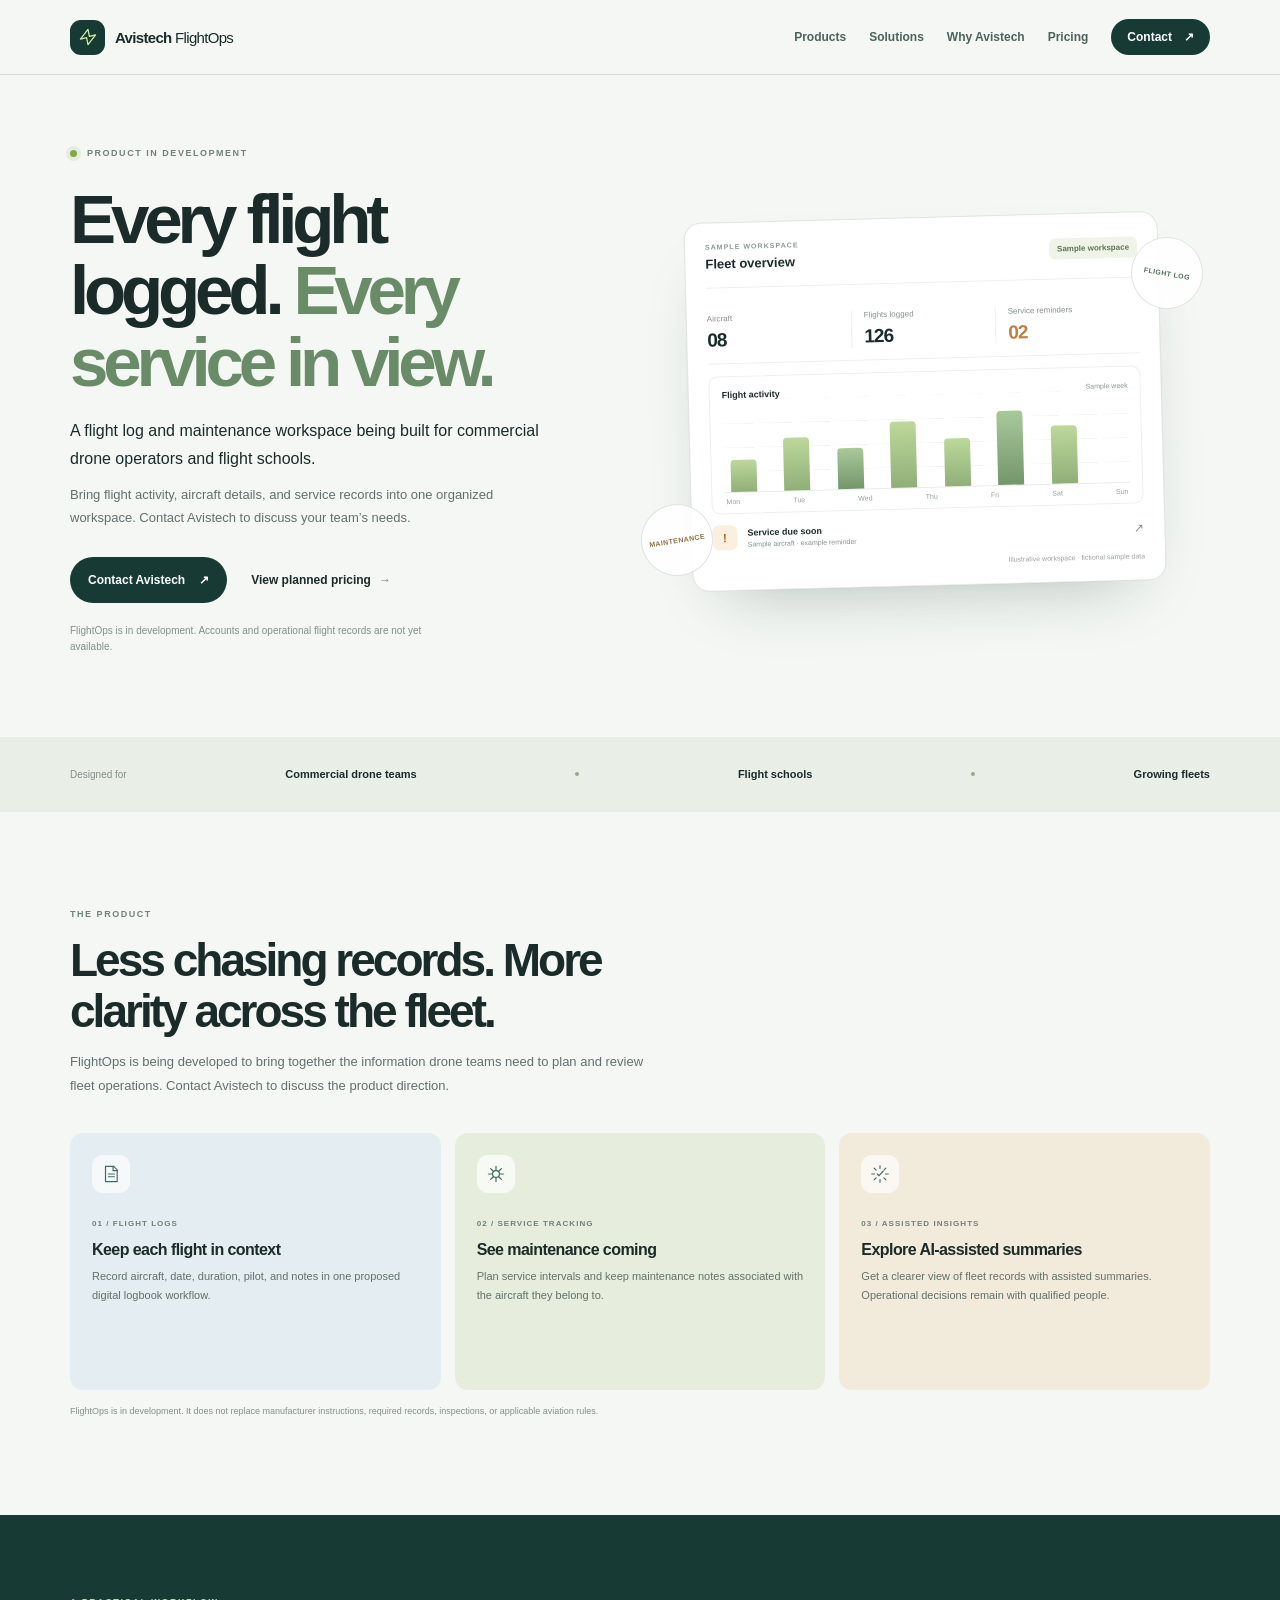
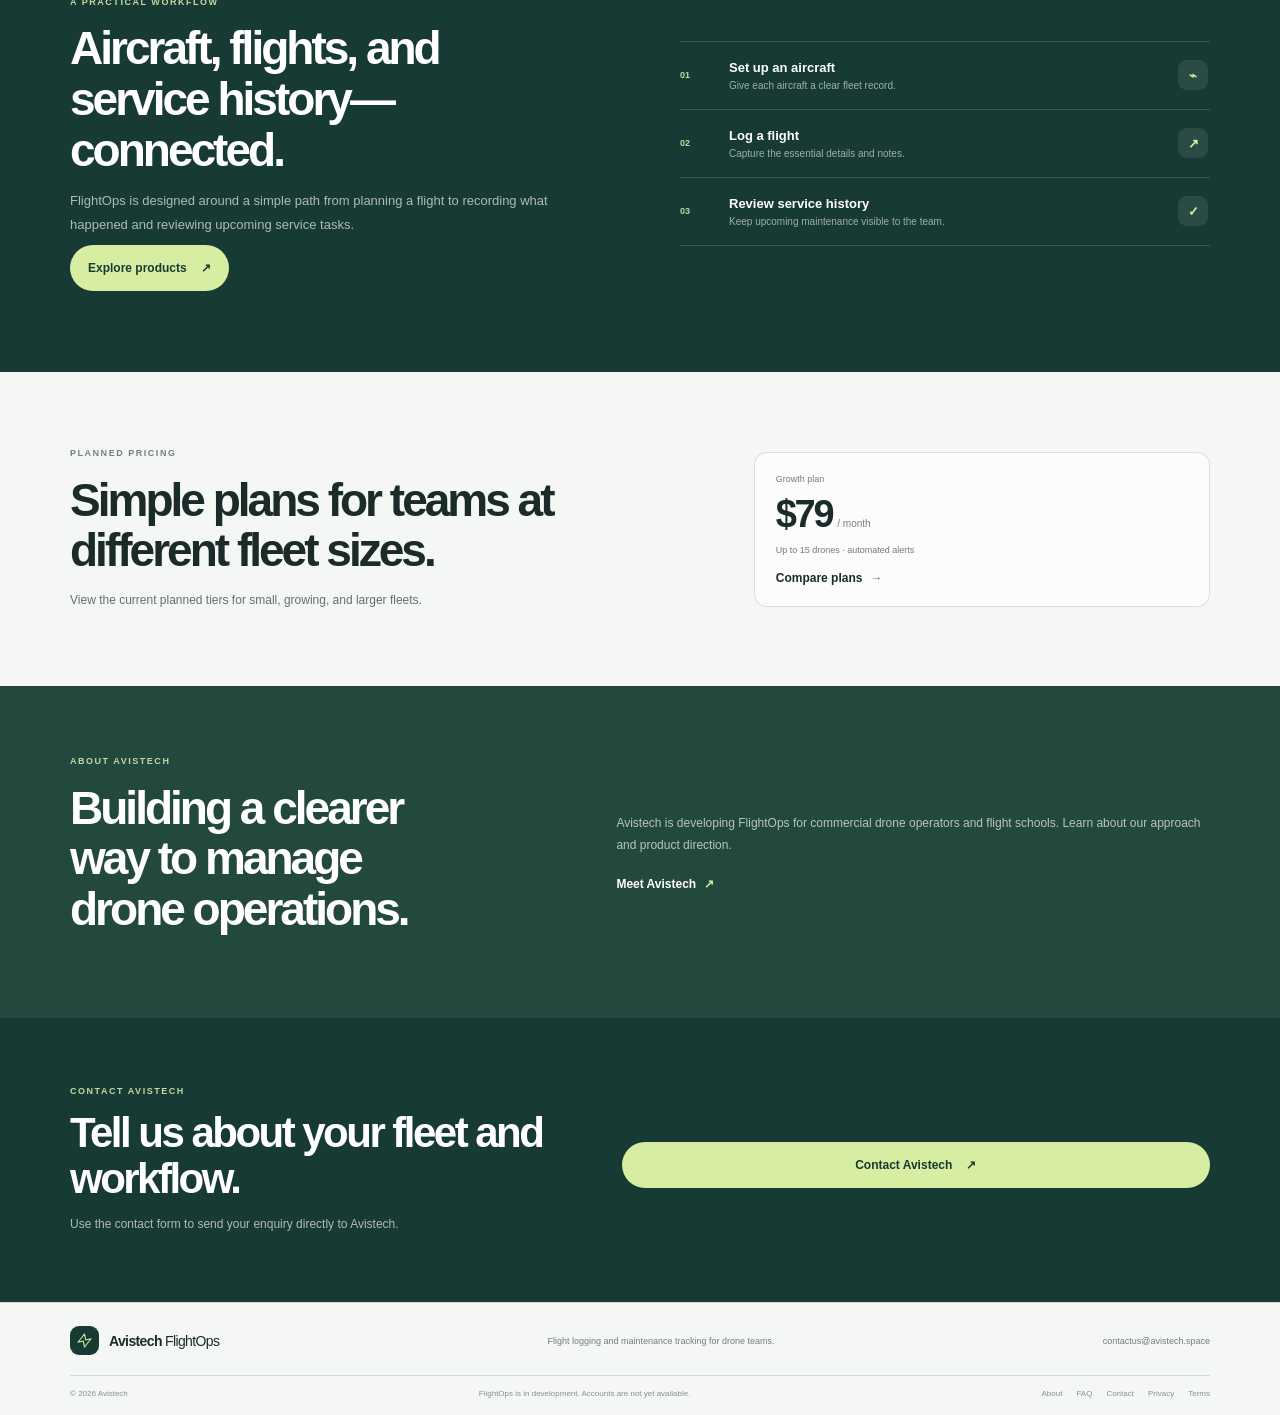
<file: index.html>
<!doctype html>
<html lang="en">
  <head>
    <meta charset="utf-8">
    <meta name="viewport" content="width=device-width, initial-scale=1">
    <meta name="theme-color" content="#f4f7f4">
    <meta name="description" content="Avistech FlightOps is a flight logging and maintenance workspace in development for commercial drone operators and flight schools.">
    <title>Avistech FlightOps — Drone operations, in one clear view</title>
    <link rel="stylesheet" href="styles.css">
    <script src="script.js" defer></script>
  </head>
  <body>
    <a class="skip-link" href="#main">Skip to content</a>
    <header class="site-header">
      <nav class="nav shell" aria-label="Main navigation">
        <a class="brand" href="index.html" aria-label="Avistech FlightOps home">
          <span class="brand-mark" aria-hidden="true"><svg viewBox="0 0 32 32" fill="none"><path d="m5 19 11-14 2 10 9-2-11 14-2-10-9 2Z" stroke="currentColor" stroke-width="1.8" stroke-linejoin="round"/></svg></span>
          <span>Avistech <b>FlightOps</b></span>
        </a>
        <button class="menu-toggle" type="button" aria-expanded="false" aria-controls="nav-links">
          <span class="sr-only">Open navigation</span>
          <svg class="menu-open-icon" viewBox="0 0 24 24" fill="none" aria-hidden="true"><path d="M4 7h16M4 12h16M4 17h16" stroke="currentColor" stroke-width="1.8" stroke-linecap="round"/></svg>
          <svg class="menu-close-icon" viewBox="0 0 24 24" fill="none" aria-hidden="true"><path d="m6 6 12 12M18 6 6 18" stroke="currentColor" stroke-width="1.8" stroke-linecap="round"/></svg>
        </button>
        <div class="nav-links" id="nav-links">
          <a href="products.html">Products</a>
          <a href="solutions.html">Solutions</a>
          <a href="why-avistech.html">Why Avistech</a>
          <a href="pricing.html">Pricing</a>
          <a class="nav-cta" href="contact.html">Contact <span aria-hidden="true">↗</span></a>
        </div>
      </nav>
    </header>

    <main id="main">
      <section class="hero shell">
        <div class="hero-copy">
          <p class="eyebrow"><span class="status-dot" aria-hidden="true"></span> Product in development</p>
          <h1>Every flight logged. <span>Every service in view.</span></h1>
          <p class="hero-description">A flight log and maintenance workspace being built for commercial drone operators and flight schools.</p>
          <p class="hero-detail">Bring flight activity, aircraft details, and service records into one organized workspace. Contact Avistech to discuss your team’s needs.</p>
          <div class="hero-actions">
            <a class="button button-dark" href="contact.html">Contact Avistech <span aria-hidden="true">↗</span></a>
            <a class="text-link" href="pricing.html">View planned pricing <span aria-hidden="true">→</span></a>
          </div>
          <p class="hero-note">FlightOps is in development. Accounts and operational flight records are not yet available.</p>
        </div>

        <div class="dashboard-preview" aria-label="Illustrative sample drone fleet dashboard">
          <div class="dashboard-card">
            <div class="dashboard-top">
              <div><span class="micro-label">SAMPLE WORKSPACE</span><strong>Fleet overview</strong></div>
              <span class="sample-badge">Sample workspace</span>
            </div>
            <div class="fleet-summary">
              <div><span>Aircraft</span><strong>08</strong></div>
              <div><span>Flights logged</span><strong>126</strong></div>
              <div><span>Service reminders</span><strong class="warning-text">02</strong></div>
            </div>
            <div class="chart-card">
              <div class="chart-heading"><strong>Flight activity</strong><span>Sample week</span></div>
              <div class="chart" aria-label="Decorative sample chart">
                <span style="--bar:40%"></span><span style="--bar:66%"></span><span style="--bar:51%"></span><span style="--bar:82%"></span><span style="--bar:60%"></span><span style="--bar:93%"></span><span style="--bar:72%"></span>
              </div>
              <div class="chart-labels" aria-hidden="true"><span>Mon</span><span>Tue</span><span>Wed</span><span>Thu</span><span>Fri</span><span>Sat</span><span>Sun</span></div>
            </div>
            <div class="maintenance-row"><span class="maintenance-icon" aria-hidden="true">!</span><span><strong>Service due soon</strong><small>Sample aircraft · example reminder</small></span><span class="row-arrow" aria-hidden="true">↗</span></div>
            <p class="sample-caption">Illustrative workspace · fictional sample data</p>
          </div>
          <div class="orbit-mark orbit-a" aria-hidden="true">FLIGHT LOG</div>
          <div class="orbit-mark orbit-b" aria-hidden="true">MAINTENANCE</div>
        </div>
      </section>

      <section class="trust-strip">
        <div class="shell trust-inner">
          <span>Designed for</span>
          <strong>Commercial drone teams</strong>
          <i aria-hidden="true"></i>
          <strong>Flight schools</strong>
          <i aria-hidden="true"></i>
          <strong>Growing fleets</strong>
        </div>
      </section>

      <section class="section shell" id="product">
        <div class="section-heading">
          <p class="eyebrow">The product</p>
          <h2>Less chasing records. More clarity across the fleet.</h2>
          <p>FlightOps is being developed to bring together the information drone teams need to plan and review fleet operations. Contact Avistech to discuss the product direction.</p>
        </div>
        <div class="feature-grid">
          <article class="feature-card feature-blue">
            <div class="feature-icon" aria-hidden="true"><svg viewBox="0 0 32 32" fill="none"><path d="M8 5h12l5 5v17H8V5Z" stroke="currentColor" stroke-width="1.7" stroke-linejoin="round"/><path d="M19 5v6h6M12 16h9M12 20h9" stroke="currentColor" stroke-width="1.7" stroke-linecap="round"/></svg></div>
            <span class="feature-number">01 / FLIGHT LOGS</span>
            <h3>Keep each flight in context</h3>
            <p>Record aircraft, date, duration, pilot, and notes in one proposed digital logbook workflow.</p>
          </article>
          <article class="feature-card feature-green">
            <div class="feature-icon" aria-hidden="true"><svg viewBox="0 0 32 32" fill="none"><path d="M16 5v5m0 12v5M5 16h5m12 0h5M8.2 8.2l3.5 3.5m8.6 8.6 3.5 3.5m0-15.6-3.5 3.5m-8.6 8.6-3.5 3.5" stroke="currentColor" stroke-width="1.8" stroke-linecap="round"/><circle cx="16" cy="16" r="5" stroke="currentColor" stroke-width="1.8"/></svg></div>
            <span class="feature-number">02 / SERVICE TRACKING</span>
            <h3>See maintenance coming</h3>
            <p>Plan service intervals and keep maintenance notes associated with the aircraft they belong to.</p>
          </article>
          <article class="feature-card feature-gold">
            <div class="feature-icon" aria-hidden="true"><svg viewBox="0 0 32 32" fill="none"><path d="M16 4v4m0 16v4M4 16h4m16 0h4M7.5 7.5l2.8 2.8m11.4 11.4 2.8 2.8m0-17-2.8 2.8m-11.4 11.4-2.8 2.8" stroke="currentColor" stroke-width="1.7" stroke-linecap="round"/><path d="m12 16 2.5 2.5L20.5 12" stroke="currentColor" stroke-width="1.7" stroke-linecap="round" stroke-linejoin="round"/></svg></div>
            <span class="feature-number">03 / ASSISTED INSIGHTS</span>
            <h3>Explore AI-assisted summaries</h3>
            <p>Get a clearer view of fleet records with assisted summaries. Operational decisions remain with qualified people.</p>
          </article>
        </div>
        <p class="disclaimer">FlightOps is in development. It does not replace manufacturer instructions, required records, inspections, or applicable aviation rules.</p>
      </section>

      <section class="workflow-section">
        <div class="shell workflow-layout">
          <div class="section-heading">
            <p class="eyebrow eyebrow-light">A practical workflow</p>
            <h2>Aircraft, flights, and service history—connected.</h2>
            <p>FlightOps is designed around a simple path from planning a flight to recording what happened and reviewing upcoming service tasks.</p>
            <a class="button button-light" href="products.html">Explore products <span aria-hidden="true">↗</span></a>
          </div>
          <div class="workflow-steps">
            <article><span>01</span><div><h3>Set up an aircraft</h3><p>Give each aircraft a clear fleet record.</p></div><b aria-hidden="true">⌁</b></article>
            <article><span>02</span><div><h3>Log a flight</h3><p>Capture the essential details and notes.</p></div><b aria-hidden="true">↗</b></article>
            <article><span>03</span><div><h3>Review service history</h3><p>Keep upcoming maintenance visible to the team.</p></div><b aria-hidden="true">✓</b></article>
          </div>
        </div>
      </section>

      <section class="pricing-teaser shell">
        <div class="pricing-teaser-copy">
          <p class="eyebrow">Planned pricing</p>
          <h2>Simple plans for teams at different fleet sizes.</h2>
          <p>View the current planned tiers for small, growing, and larger fleets.</p>
        </div>
        <div class="teaser-price">
          <span>Growth plan</span>
          <strong>$79<small>/ month</small></strong>
          <span>Up to 15 drones · automated alerts</span>
          <a class="text-link" href="pricing.html">Compare plans <span aria-hidden="true">→</span></a>
        </div>
      </section>

      <section class="about-section">
        <div class="shell about-inner">
          <div><p class="eyebrow eyebrow-light">About Avistech</p><h2>Building a clearer way to manage drone operations.</h2></div>
          <div><p>Avistech is developing FlightOps for commercial drone operators and flight schools. Learn about our approach and product direction.</p><a class="text-link light-link" href="about.html">Meet Avistech <span aria-hidden="true">↗</span></a></div>
        </div>
      </section>

      <section class="contact-callout">
        <div class="shell contact-callout-layout">
          <div>
            <p class="eyebrow eyebrow-light">Contact Avistech</p>
            <h2>Tell us about your fleet and workflow.</h2>
            <p>Use the contact form to send your enquiry directly to Avistech.</p>
          </div>
          <a class="button button-light" href="contact.html">Contact Avistech <span aria-hidden="true">↗</span></a>
        </div>
      </section>
    </main>

    <footer class="site-footer">
      <div class="shell footer-main">
        <a class="brand brand-footer" href="index.html"><span class="brand-mark" aria-hidden="true"><svg viewBox="0 0 32 32" fill="none"><path d="m5 19 11-14 2 10 9-2-11 14-2-10-9 2Z" stroke="currentColor" stroke-width="1.8" stroke-linejoin="round"/></svg></span><span>Avistech <b>FlightOps</b></span></a>
        <p>Flight logging and maintenance tracking for drone teams.</p>
        <a href="mailto:contactus@avistech.space">contactus@avistech.space</a>
      </div>
      <div class="shell footer-legal">
        <span>© <span data-current-year></span> Avistech</span>
        <span>FlightOps is in development. Accounts are not yet available.</span>
        <span><a href="about.html">About</a><a href="faq.html">FAQ</a><a href="contact.html">Contact</a><a href="privacy.html">Privacy</a><a href="terms.html">Terms</a></span>
      </div>
    </footer>
  </body>
</html>
</file>
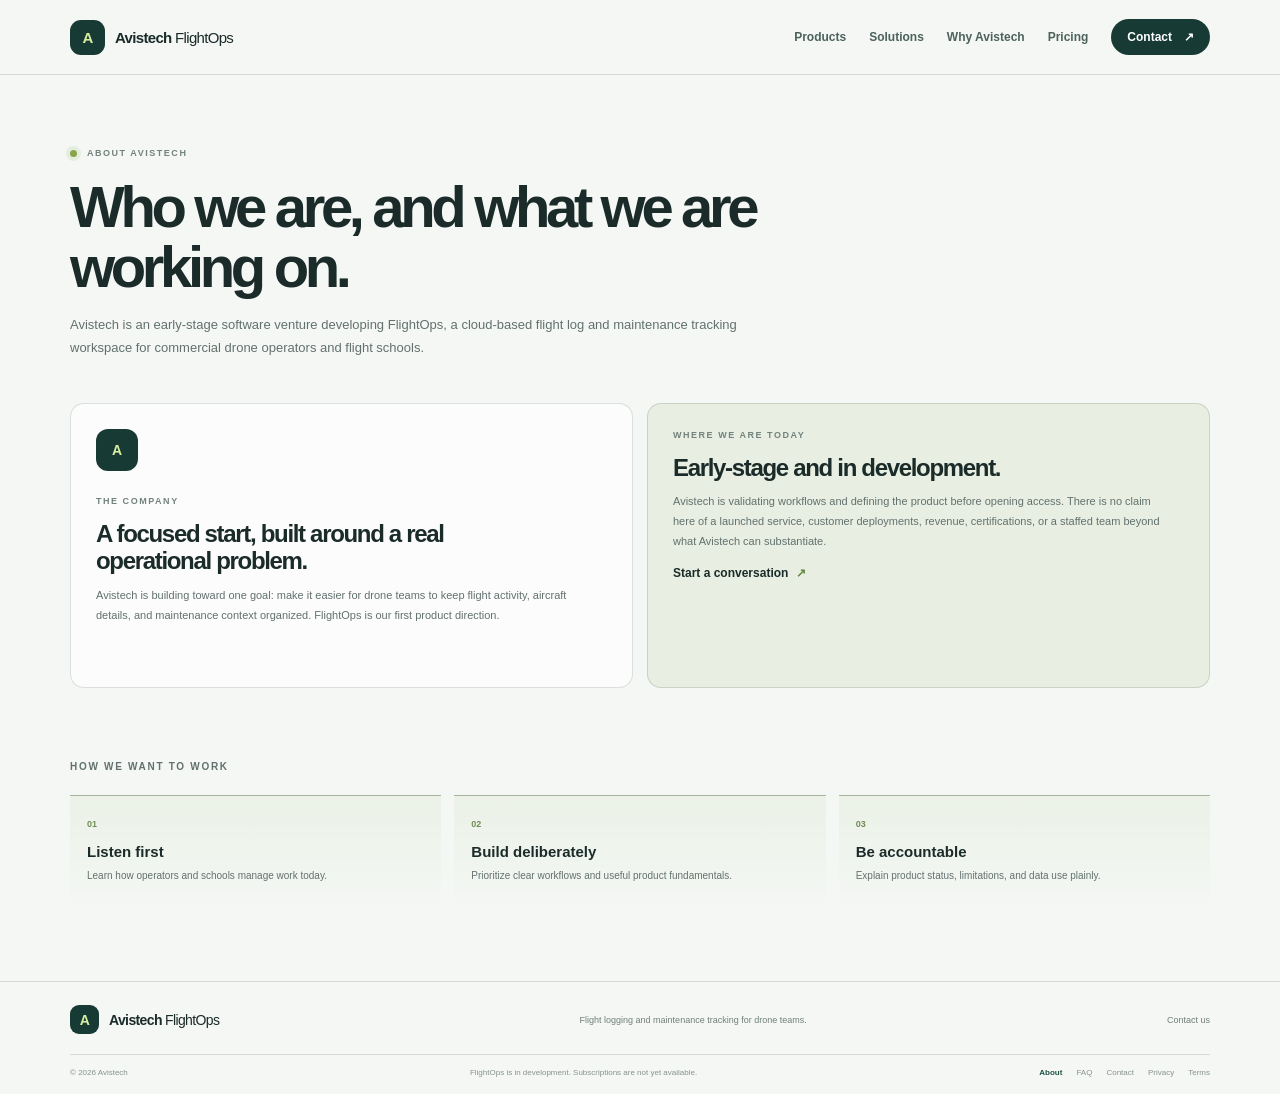
<file: about.html>
<!doctype html>
<html lang="en">
  <head>
    <meta charset="utf-8">
    <meta name="viewport" content="width=device-width, initial-scale=1">
    <meta name="description" content="About Avistech and the FlightOps drone operations workspace in development.">
    <title>About Avistech — FlightOps</title>
    <link rel="stylesheet" href="styles.css">
    <script src="script.js" defer></script>
  </head>
  <body>
    <a class="skip-link" href="#main">Skip to content</a>
    <header class="site-header"><nav class="nav shell" aria-label="Main navigation">
      <a class="brand" href="index.html"><span class="brand-mark" aria-hidden="true">A</span><span>Avistech <b>FlightOps</b></span></a>
      <button class="menu-toggle" type="button" aria-expanded="false" aria-controls="nav-links"><span class="sr-only">Open navigation</span><svg class="menu-open-icon" viewBox="0 0 24 24" fill="none" aria-hidden="true"><path d="M4 7h16M4 12h16M4 17h16" stroke="currentColor" stroke-width="1.8" stroke-linecap="round"/></svg><svg class="menu-close-icon" viewBox="0 0 24 24" fill="none" aria-hidden="true"><path d="m6 6 12 12M18 6 6 18" stroke="currentColor" stroke-width="1.8" stroke-linecap="round"/></svg></button>
      <div class="nav-links" id="nav-links"><a href="products.html">Products</a><a href="solutions.html">Solutions</a><a href="why-avistech.html">Why Avistech</a><a href="pricing.html">Pricing</a><a class="nav-cta" href="contact.html">Contact <span aria-hidden="true">↗</span></a></div>
    </nav></header>
    <main id="main">
      <section class="page-hero shell"><p class="eyebrow"><span class="status-dot" aria-hidden="true"></span> About Avistech</p><h1>Who we are, and what we are working on.</h1><p>Avistech is an early-stage software venture developing FlightOps, a cloud-based flight log and maintenance tracking workspace for commercial drone operators and flight schools.</p></section>
      <section class="about-story shell">
        <article class="about-story-card"><span class="story-mark">A</span><p class="eyebrow">The company</p><h2>A focused start, built around a real operational problem.</h2><p>Avistech is building toward one goal: make it easier for drone teams to keep flight activity, aircraft details, and maintenance context organized. FlightOps is our first product direction.</p></article>
        <article class="about-story-card story-accent"><p class="eyebrow">Where we are today</p><h2>Early-stage and in development.</h2><p>Avistech is validating workflows and defining the product before opening access. There is no claim here of a launched service, customer deployments, revenue, certifications, or a staffed team beyond what Avistech can substantiate.</p><a class="text-link" href="contact.html">Start a conversation <span aria-hidden="true">↗</span></a></article>
      </section>
      <section class="about-values shell"><p class="eyebrow">How we want to work</p><div><article><b>01</b><h2>Listen first</h2><p>Learn how operators and schools manage work today.</p></article><article><b>02</b><h2>Build deliberately</h2><p>Prioritize clear workflows and useful product fundamentals.</p></article><article><b>03</b><h2>Be accountable</h2><p>Explain product status, limitations, and data use plainly.</p></article></div></section>
    </main>
    <footer class="site-footer"><div class="shell footer-main"><a class="brand brand-footer" href="index.html"><span class="brand-mark" aria-hidden="true">A</span><span>Avistech <b>FlightOps</b></span></a><p>Flight logging and maintenance tracking for drone teams.</p><a href="contact.html">Contact us</a></div><div class="shell footer-legal"><span>© <span data-current-year></span> Avistech</span><span>FlightOps is in development. Subscriptions are not yet available.</span><span><a href="about.html" aria-current="page">About</a><a href="faq.html">FAQ</a><a href="contact.html">Contact</a><a href="privacy.html">Privacy</a><a href="terms.html">Terms</a></span></div></footer>
  </body>
</html>
</file>
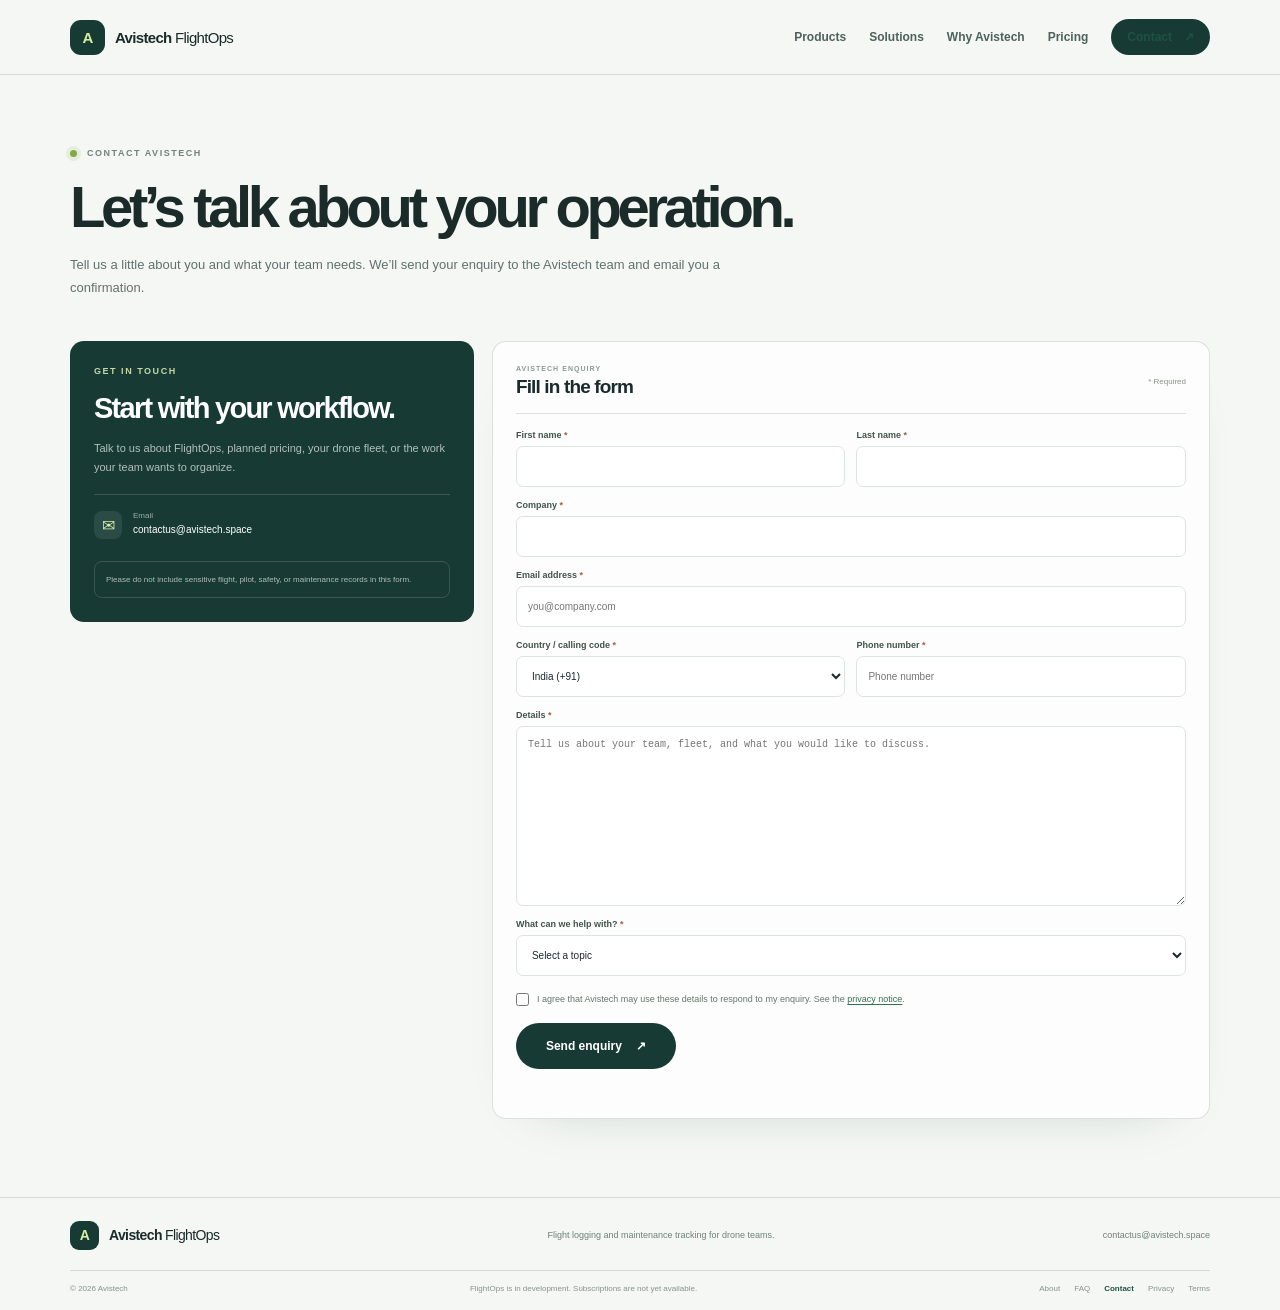
<file: contact.html>
<!doctype html>
<html lang="en">
  <head>
    <meta charset="utf-8">
    <meta name="viewport" content="width=device-width, initial-scale=1">
    <meta name="description" content="Contact Avistech about FlightOps, planned pricing, commercial drone operations, and flight school workflows.">
    <title>Contact Avistech — FlightOps</title>
    <link rel="stylesheet" href="styles.css">
    <script src="script.js" defer></script>
  </head>
  <body>
    <a class="skip-link" href="#main">Skip to content</a>
    <header class="site-header"><nav class="nav shell" aria-label="Main navigation">
      <a class="brand" href="index.html"><span class="brand-mark" aria-hidden="true">A</span><span>Avistech <b>FlightOps</b></span></a>
      <button class="menu-toggle" type="button" aria-expanded="false" aria-controls="nav-links"><span class="sr-only">Open navigation</span><svg class="menu-open-icon" viewBox="0 0 24 24" fill="none" aria-hidden="true"><path d="M4 7h16M4 12h16M4 17h16" stroke="currentColor" stroke-width="1.8" stroke-linecap="round"/></svg><svg class="menu-close-icon" viewBox="0 0 24 24" fill="none" aria-hidden="true"><path d="m6 6 12 12M18 6 6 18" stroke="currentColor" stroke-width="1.8" stroke-linecap="round"/></svg></button>
      <div class="nav-links" id="nav-links"><a href="products.html">Products</a><a href="solutions.html">Solutions</a><a href="why-avistech.html">Why Avistech</a><a href="pricing.html">Pricing</a><a class="nav-cta" href="contact.html" aria-current="page">Contact <span aria-hidden="true">↗</span></a></div>
    </nav></header>
    <main id="main">
      <section class="page-hero shell"><p class="eyebrow"><span class="status-dot" aria-hidden="true"></span> Contact Avistech</p><h1>Let’s talk about your operation.</h1><p>Tell us a little about you and what your team needs. We’ll send your enquiry to the Avistech team and email you a confirmation.</p></section>
      <section class="contact-layout shell">
        <aside class="contact-aside">
          <p class="eyebrow eyebrow-light">Get in touch</p><h2>Start with your workflow.</h2>
          <p>Talk to us about FlightOps, planned pricing, your drone fleet, or the work your team wants to organize.</p>
          <div class="contact-detail"><span aria-hidden="true">✉</span><div><small>Email</small><a href="mailto:contactus@avistech.space">contactus@avistech.space</a></div></div>
          <div class="contact-aside-note">Please do not include sensitive flight, pilot, safety, or maintenance records in this form.</div>
        </aside>
        <form class="contact-form" id="contact-form">
          <div class="contact-form-heading"><div><p class="micro-label">AVISTECH ENQUIRY</p><h2>Fill in the form</h2></div><span class="required-note">* Required</span></div>
          <div class="contact-fields">
            <label><span class="field-label">First name <span class="required-marker">*</span></span><input name="firstName" type="text" autocomplete="given-name" maxlength="80" required></label>
            <label><span class="field-label">Last name <span class="required-marker">*</span></span><input name="lastName" type="text" autocomplete="family-name" maxlength="80" required></label>
            <label class="contact-company"><span class="field-label">Company <span class="required-marker">*</span></span><input name="company" type="text" autocomplete="organization" maxlength="120" required></label>
            <label class="contact-email"><span class="field-label">Email address <span class="required-marker">*</span></span><input name="email" type="email" autocomplete="email" maxlength="254" placeholder="you@company.com" required></label>
            <label><span class="field-label">Country / calling code <span class="required-marker">*</span></span>
              <select name="country" id="country-code" autocomplete="country" required>
                <option value="US|+1" data-iso="US">United States (+1)</option>
                <option value="CA|+1" data-iso="CA">Canada (+1)</option>
                <option value="IN|+91" data-iso="IN" selected>India (+91)</option>
                <option value="GB|+44" data-iso="GB">United Kingdom (+44)</option>
                <option value="AU|+61" data-iso="AU">Australia (+61)</option>
                <option value="NZ|+64" data-iso="NZ">New Zealand (+64)</option>
                <option value="SG|+65" data-iso="SG">Singapore (+65)</option>
                <option value="AE|+971" data-iso="AE">United Arab Emirates (+971)</option>
                <option value="SA|+966" data-iso="SA">Saudi Arabia (+966)</option>
                <option value="ZA|+27" data-iso="ZA">South Africa (+27)</option>
                <option value="NG|+234" data-iso="NG">Nigeria (+234)</option>
                <option value="KE|+254" data-iso="KE">Kenya (+254)</option>
                <option value="EG|+20" data-iso="EG">Egypt (+20)</option>
                <option value="BR|+55" data-iso="BR">Brazil (+55)</option>
                <option value="MX|+52" data-iso="MX">Mexico (+52)</option>
                <option value="AR|+54" data-iso="AR">Argentina (+54)</option>
                <option value="CL|+56" data-iso="CL">Chile (+56)</option>
                <option value="CO|+57" data-iso="CO">Colombia (+57)</option>
                <option value="JP|+81" data-iso="JP">Japan (+81)</option>
                <option value="KR|+82" data-iso="KR">South Korea (+82)</option>
                <option value="CN|+86" data-iso="CN">China (+86)</option>
                <option value="HK|+852" data-iso="HK">Hong Kong (+852)</option>
                <option value="TW|+886" data-iso="TW">Taiwan (+886)</option>
                <option value="MY|+60" data-iso="MY">Malaysia (+60)</option>
                <option value="ID|+62" data-iso="ID">Indonesia (+62)</option>
                <option value="TH|+66" data-iso="TH">Thailand (+66)</option>
                <option value="PH|+63" data-iso="PH">Philippines (+63)</option>
                <option value="VN|+84" data-iso="VN">Vietnam (+84)</option>
                <option value="PK|+92" data-iso="PK">Pakistan (+92)</option>
                <option value="BD|+880" data-iso="BD">Bangladesh (+880)</option>
                <option value="LK|+94" data-iso="LK">Sri Lanka (+94)</option>
                <option value="NP|+977" data-iso="NP">Nepal (+977)</option>
                <option value="DE|+49" data-iso="DE">Germany (+49)</option>
                <option value="FR|+33" data-iso="FR">France (+33)</option>
                <option value="IT|+39" data-iso="IT">Italy (+39)</option>
                <option value="ES|+34" data-iso="ES">Spain (+34)</option>
                <option value="NL|+31" data-iso="NL">Netherlands (+31)</option>
                <option value="BE|+32" data-iso="BE">Belgium (+32)</option>
                <option value="CH|+41" data-iso="CH">Switzerland (+41)</option>
                <option value="AT|+43" data-iso="AT">Austria (+43)</option>
                <option value="SE|+46" data-iso="SE">Sweden (+46)</option>
                <option value="NO|+47" data-iso="NO">Norway (+47)</option>
                <option value="DK|+45" data-iso="DK">Denmark (+45)</option>
                <option value="FI|+358" data-iso="FI">Finland (+358)</option>
                <option value="IE|+353" data-iso="IE">Ireland (+353)</option>
                <option value="PT|+351" data-iso="PT">Portugal (+351)</option>
                <option value="PL|+48" data-iso="PL">Poland (+48)</option>
                <option value="TR|+90" data-iso="TR">Türkiye (+90)</option>
                <option value="IL|+972" data-iso="IL">Israel (+972)</option>
                <option value="OTHER|">Other / not listed</option>
              </select>
            </label>
            <label><span class="field-label">Phone number <span class="required-marker">*</span></span><input name="phone" id="contact-phone" type="tel" autocomplete="tel-national" inputmode="tel" minlength="5" maxlength="24" placeholder="Phone number" required></label>
            <label class="contact-message"><span class="field-label">Details <span class="required-marker">*</span></span><textarea name="details" rows="7" maxlength="3000" placeholder="Tell us about your team, fleet, and what you would like to discuss." required></textarea></label>
            <label class="contact-topic"><span class="field-label">What can we help with? <span class="required-marker">*</span></span>
              <select name="topic" id="contact-topic" required>
                <option value="">Select a topic</option>
                <option>Product information</option>
                <option>Commercial drone operations</option>
                <option>Flight school workflows</option>
                <option>Fleet maintenance</option>
                <option>Starter plan enquiry</option>
                <option>Growth plan enquiry</option>
                <option>Enterprise plan enquiry</option>
                <option>Partnership</option>
                <option>Other</option>
              </select>
            </label>
          </div>
          <label class="contact-consent"><input name="consent" type="checkbox" required><span>I agree that Avistech may use these details to respond to my enquiry. See the <a href="privacy.html">privacy notice</a>.</span></label>
          <label class="honeypot" aria-hidden="true">Leave this field empty<input name="website" tabindex="-1" autocomplete="off"></label>
          <button class="button button-dark contact-submit" type="submit">Send enquiry <span aria-hidden="true">↗</span></button>
          <p class="contact-status" id="contact-status" aria-live="polite"></p>
        </form>
      </section>
      <dialog class="success-dialog" id="contact-success" aria-labelledby="contact-success-title" aria-describedby="contact-success-message">
        <div class="success-dialog-card">
          <button class="success-dialog-close" type="button" aria-label="Close confirmation">&times;</button>
          <span class="success-icon" aria-hidden="true"><span></span></span>
          <p class="eyebrow">Message received</p>
          <h2 id="contact-success-title">Thank you for reaching out.</h2>
          <p id="contact-success-message"></p>
          <button class="button button-dark success-dialog-button" type="button">Done</button>
        </div>
      </dialog>
    </main>
    <footer class="site-footer"><div class="shell footer-main"><a class="brand brand-footer" href="index.html"><span class="brand-mark" aria-hidden="true">A</span><span>Avistech <b>FlightOps</b></span></a><p>Flight logging and maintenance tracking for drone teams.</p><a href="mailto:contactus@avistech.space">contactus@avistech.space</a></div><div class="shell footer-legal"><span>© <span data-current-year></span> Avistech</span><span>FlightOps is in development. Subscriptions are not yet available.</span><span><a href="about.html">About</a><a href="faq.html">FAQ</a><a href="contact.html" aria-current="page">Contact</a><a href="privacy.html">Privacy</a><a href="terms.html">Terms</a></span></div></footer>
  </body>
</html>
</file>
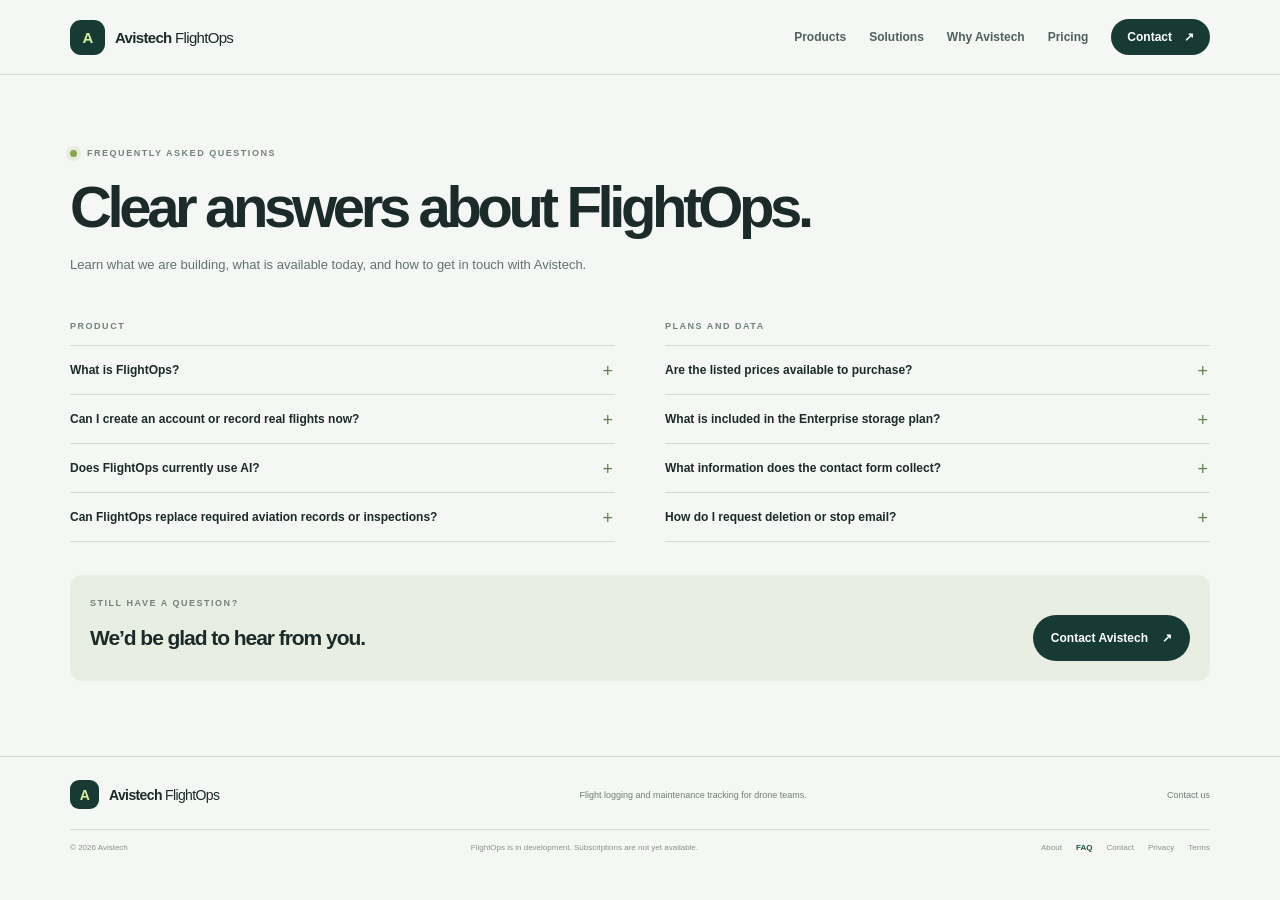
<file: faq.html>
<!doctype html>
<html lang="en">
  <head>
    <meta charset="utf-8">
    <meta name="viewport" content="width=device-width, initial-scale=1">
    <meta name="description" content="Answers about Avistech FlightOps, product availability, planned pricing, flight records, and data handling.">
    <title>FAQ — Avistech FlightOps</title>
    <link rel="stylesheet" href="styles.css">
    <script src="script.js" defer></script>
  </head>
  <body>
    <a class="skip-link" href="#main">Skip to content</a>
    <header class="site-header"><nav class="nav shell" aria-label="Main navigation">
      <a class="brand" href="index.html"><span class="brand-mark" aria-hidden="true">A</span><span>Avistech <b>FlightOps</b></span></a>
      <button class="menu-toggle" type="button" aria-expanded="false" aria-controls="nav-links"><span class="sr-only">Open navigation</span><svg class="menu-open-icon" viewBox="0 0 24 24" fill="none" aria-hidden="true"><path d="M4 7h16M4 12h16M4 17h16" stroke="currentColor" stroke-width="1.8" stroke-linecap="round"/></svg><svg class="menu-close-icon" viewBox="0 0 24 24" fill="none" aria-hidden="true"><path d="m6 6 12 12M18 6 6 18" stroke="currentColor" stroke-width="1.8" stroke-linecap="round"/></svg></button>
      <div class="nav-links" id="nav-links"><a href="products.html">Products</a><a href="solutions.html">Solutions</a><a href="why-avistech.html">Why Avistech</a><a href="pricing.html">Pricing</a><a class="nav-cta" href="contact.html">Contact <span aria-hidden="true">↗</span></a></div>
    </nav></header>
    <main id="main">
      <section class="page-hero shell"><p class="eyebrow"><span class="status-dot" aria-hidden="true"></span> Frequently asked questions</p><h1>Clear answers about FlightOps.</h1><p>Learn what we are building, what is available today, and how to get in touch with Avistech.</p></section>
      <section class="faq-layout shell">
        <div class="faq-category"><p class="eyebrow">Product</p><div class="faq-list">
          <details><summary>What is FlightOps?</summary><p>FlightOps is Avistech’s product in development: a planned cloud-based flight log and maintenance tracking workspace for commercial drone operators and flight schools.</p></details>
          <details><summary>Can I create an account or record real flights now?</summary><p>No. The service is not currently open for accounts or operational flight records. The workspace visuals on this site are illustrative only.</p></details>
          <details><summary>Does FlightOps currently use AI?</summary><p>No AI service is connected to this website. AI-assisted summaries are a planned capability, subject to product design and human review.</p></details>
          <details><summary>Can FlightOps replace required aviation records or inspections?</summary><p>No. The product is not available for operational use and is not a substitute for applicable rules, required records, manufacturer instructions, qualified maintenance, or inspections.</p></details>
        </div></div>
        <div class="faq-category"><p class="eyebrow">Plans and data</p><div class="faq-list">
          <details><summary>Are the listed prices available to purchase?</summary><p>Not yet. The $29, $79, and $249 monthly amounts are planned pricing and may change before launch. No subscription checkout is currently available.</p></details>
          <details><summary>What is included in the Enterprise storage plan?</summary><p>Dedicated cloud storage is a planned capability only. Architecture, access controls, retention, backups, and availability are not finalized.</p></details>
          <details><summary>What information does the contact form collect?</summary><p>The form requests your name, email, company, country calling code, phone number, enquiry topic, and message. The details are sent to Avistech by email through our configured email provider. See the privacy notice for details.</p></details>
          <details><summary>How do I request deletion or stop email?</summary><p>Contact <a href="mailto:contactus@avistech.space">contactus@avistech.space</a> and ask us to remove your enquiry or stop further contact.</p></details>
        </div></div>
        <div class="faq-contact"><p class="eyebrow">Still have a question?</p><h2>We’d be glad to hear from you.</h2><a class="button button-dark" href="contact.html">Contact Avistech <span aria-hidden="true">↗</span></a></div>
      </section>
    </main>
    <footer class="site-footer"><div class="shell footer-main"><a class="brand brand-footer" href="index.html"><span class="brand-mark" aria-hidden="true">A</span><span>Avistech <b>FlightOps</b></span></a><p>Flight logging and maintenance tracking for drone teams.</p><a href="contact.html">Contact us</a></div><div class="shell footer-legal"><span>© <span data-current-year></span> Avistech</span><span>FlightOps is in development. Subscriptions are not yet available.</span><span><a href="about.html">About</a><a href="faq.html" aria-current="page">FAQ</a><a href="contact.html">Contact</a><a href="privacy.html">Privacy</a><a href="terms.html">Terms</a></span></div></footer>
  </body>
</html>
</file>
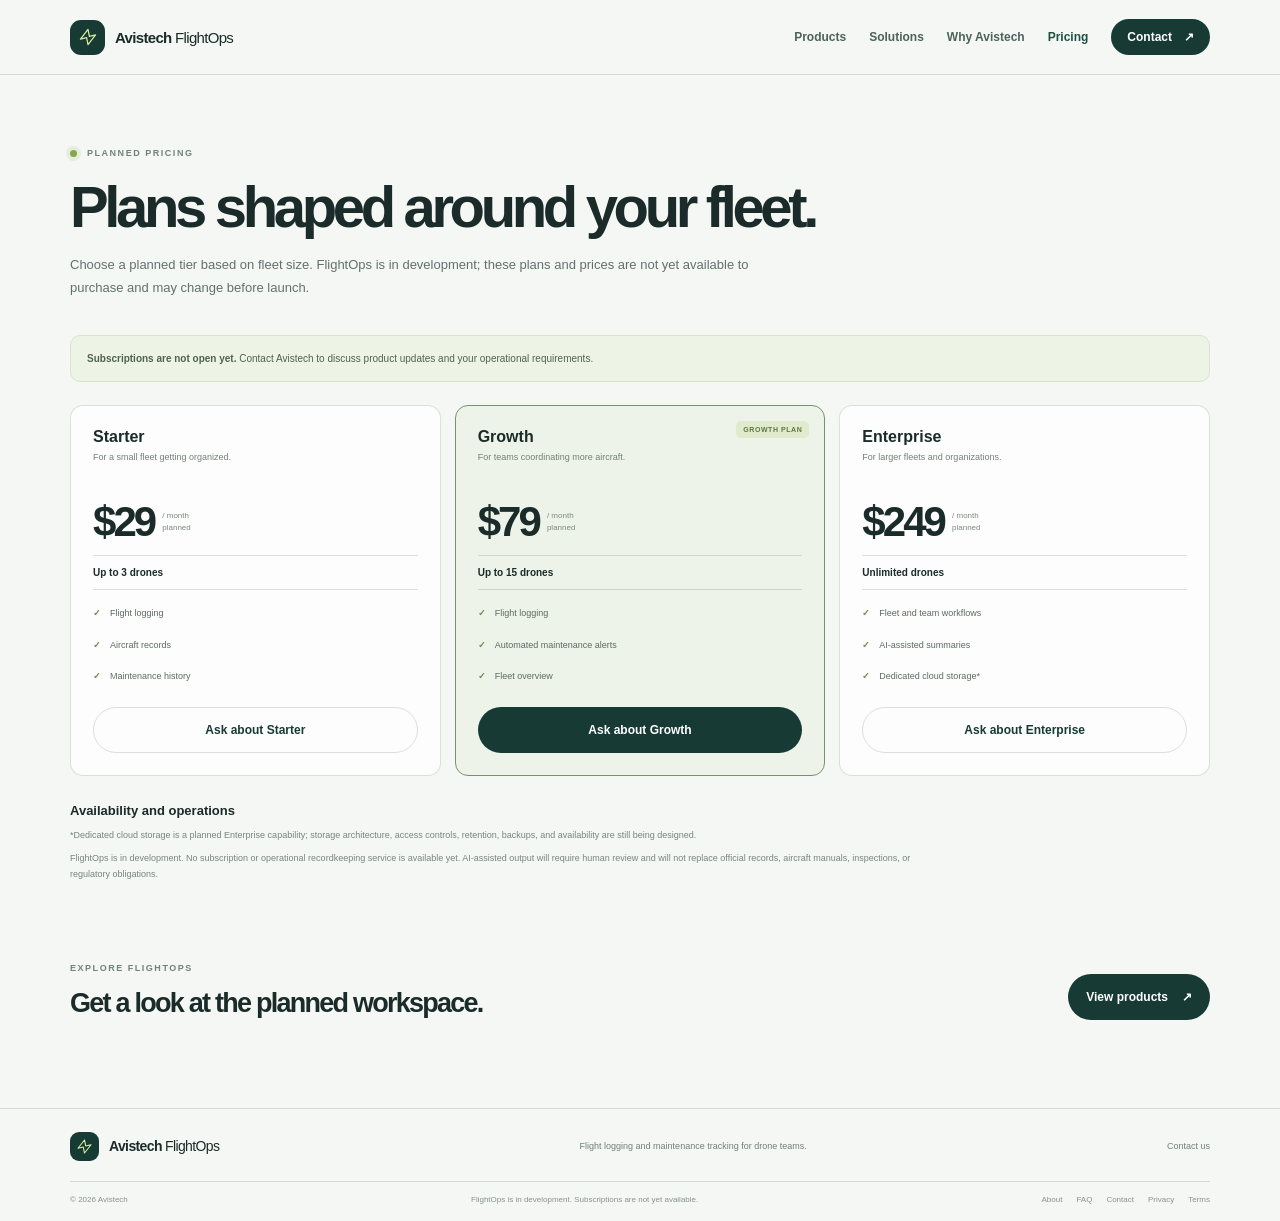
<file: pricing.html>
<!doctype html>
<html lang="en">
  <head>
    <meta charset="utf-8">
    <meta name="viewport" content="width=device-width, initial-scale=1">
    <meta name="description" content="Explore planned monthly FlightOps pricing for drone fleets. Plans are not yet available for purchase.">
    <title>Pricing — Avistech FlightOps</title>
    <link rel="stylesheet" href="styles.css">
    <script src="script.js" defer></script>
  </head>
  <body>
    <a class="skip-link" href="#main">Skip to content</a>
    <header class="site-header">
      <nav class="nav shell" aria-label="Main navigation">
        <a class="brand" href="index.html" aria-label="Avistech FlightOps home"><span class="brand-mark" aria-hidden="true"><svg viewBox="0 0 32 32" fill="none"><path d="m5 19 11-14 2 10 9-2-11 14-2-10-9 2Z" stroke="currentColor" stroke-width="1.8" stroke-linejoin="round"/></svg></span><span>Avistech <b>FlightOps</b></span></a>
        <button class="menu-toggle" type="button" aria-expanded="false" aria-controls="nav-links"><span class="sr-only">Open navigation</span><svg class="menu-open-icon" viewBox="0 0 24 24" fill="none" aria-hidden="true"><path d="M4 7h16M4 12h16M4 17h16" stroke="currentColor" stroke-width="1.8" stroke-linecap="round"/></svg><svg class="menu-close-icon" viewBox="0 0 24 24" fill="none" aria-hidden="true"><path d="m6 6 12 12M18 6 6 18" stroke="currentColor" stroke-width="1.8" stroke-linecap="round"/></svg></button>
        <div class="nav-links" id="nav-links"><a href="products.html">Products</a><a href="solutions.html">Solutions</a><a href="why-avistech.html">Why Avistech</a><a href="pricing.html" aria-current="page">Pricing</a><a class="nav-cta" href="contact.html">Contact <span aria-hidden="true">↗</span></a></div>
      </nav>
    </header>
    <main id="main">
      <section class="page-hero shell">
        <p class="eyebrow"><span class="status-dot" aria-hidden="true"></span> Planned pricing</p>
        <h1>Plans shaped around your fleet.</h1>
        <p>Choose a planned tier based on fleet size. FlightOps is in development; these plans and prices are not yet available to purchase and may change before launch.</p>
      </section>
      <section class="pricing-disclaimer shell" role="note"><strong>Subscriptions are not open yet.</strong> Contact Avistech to discuss product updates and your operational requirements.</section>
      <section class="shell plan-grid" aria-label="Planned monthly subscription plans">
        <article class="plan-card">
          <p class="plan-name">Starter</p><p class="plan-audience">For a small fleet getting organized.</p>
          <p class="plan-price"><strong>$29</strong><span>/ month<br>planned</span></p>
          <p class="plan-limit">Up to 3 drones</p>
          <ul><li>Flight logging</li><li>Aircraft records</li><li>Maintenance history</li></ul>
          <a class="button button-outline" href="contact.html?interest=Starter">Ask about Starter</a>
        </article>
        <article class="plan-card plan-featured">
          <span class="plan-ribbon">GROWTH PLAN</span>
          <p class="plan-name">Growth</p><p class="plan-audience">For teams coordinating more aircraft.</p>
          <p class="plan-price"><strong>$79</strong><span>/ month<br>planned</span></p>
          <p class="plan-limit">Up to 15 drones</p>
          <ul><li>Flight logging</li><li>Automated maintenance alerts</li><li>Fleet overview</li></ul>
          <a class="button button-dark" href="contact.html?interest=Growth">Ask about Growth</a>
        </article>
        <article class="plan-card">
          <p class="plan-name">Enterprise</p><p class="plan-audience">For larger fleets and organizations.</p>
          <p class="plan-price"><strong>$249</strong><span>/ month<br>planned</span></p>
          <p class="plan-limit">Unlimited drones</p>
          <ul><li>Fleet and team workflows</li><li>AI-assisted summaries</li><li>Dedicated cloud storage*</li></ul>
          <a class="button button-outline" href="contact.html?interest=Enterprise">Ask about Enterprise</a>
        </article>
      </section>
      <section class="shell plan-footnotes">
        <h2>Availability and operations</h2>
        <p>*Dedicated cloud storage is a planned Enterprise capability; storage architecture, access controls, retention, backups, and availability are still being designed.</p>
        <p>FlightOps is in development. No subscription or operational recordkeeping service is available yet. AI-assisted output will require human review and will not replace official records, aircraft manuals, inspections, or regulatory obligations.</p>
      </section>
      <section class="shell preview-next">
        <div><p class="eyebrow">Explore FlightOps</p><h2>Get a look at the planned workspace.</h2></div>
        <a class="button button-dark" href="products.html">View products <span aria-hidden="true">↗</span></a>
      </section>
    </main>
    <footer class="site-footer"><div class="shell footer-main"><a class="brand brand-footer" href="index.html"><span class="brand-mark" aria-hidden="true"><svg viewBox="0 0 32 32" fill="none"><path d="m5 19 11-14 2 10 9-2-11 14-2-10-9 2Z" stroke="currentColor" stroke-width="1.8" stroke-linejoin="round"/></svg></span><span>Avistech <b>FlightOps</b></span></a><p>Flight logging and maintenance tracking for drone teams.</p><a href="contact.html">Contact us</a></div><div class="shell footer-legal"><span>© <span data-current-year></span> Avistech</span><span>FlightOps is in development. Subscriptions are not yet available.</span><span><a href="about.html">About</a><a href="faq.html">FAQ</a><a href="contact.html">Contact</a><a href="privacy.html">Privacy</a><a href="terms.html">Terms</a></span></div></footer>
  </body>
</html>
</file>
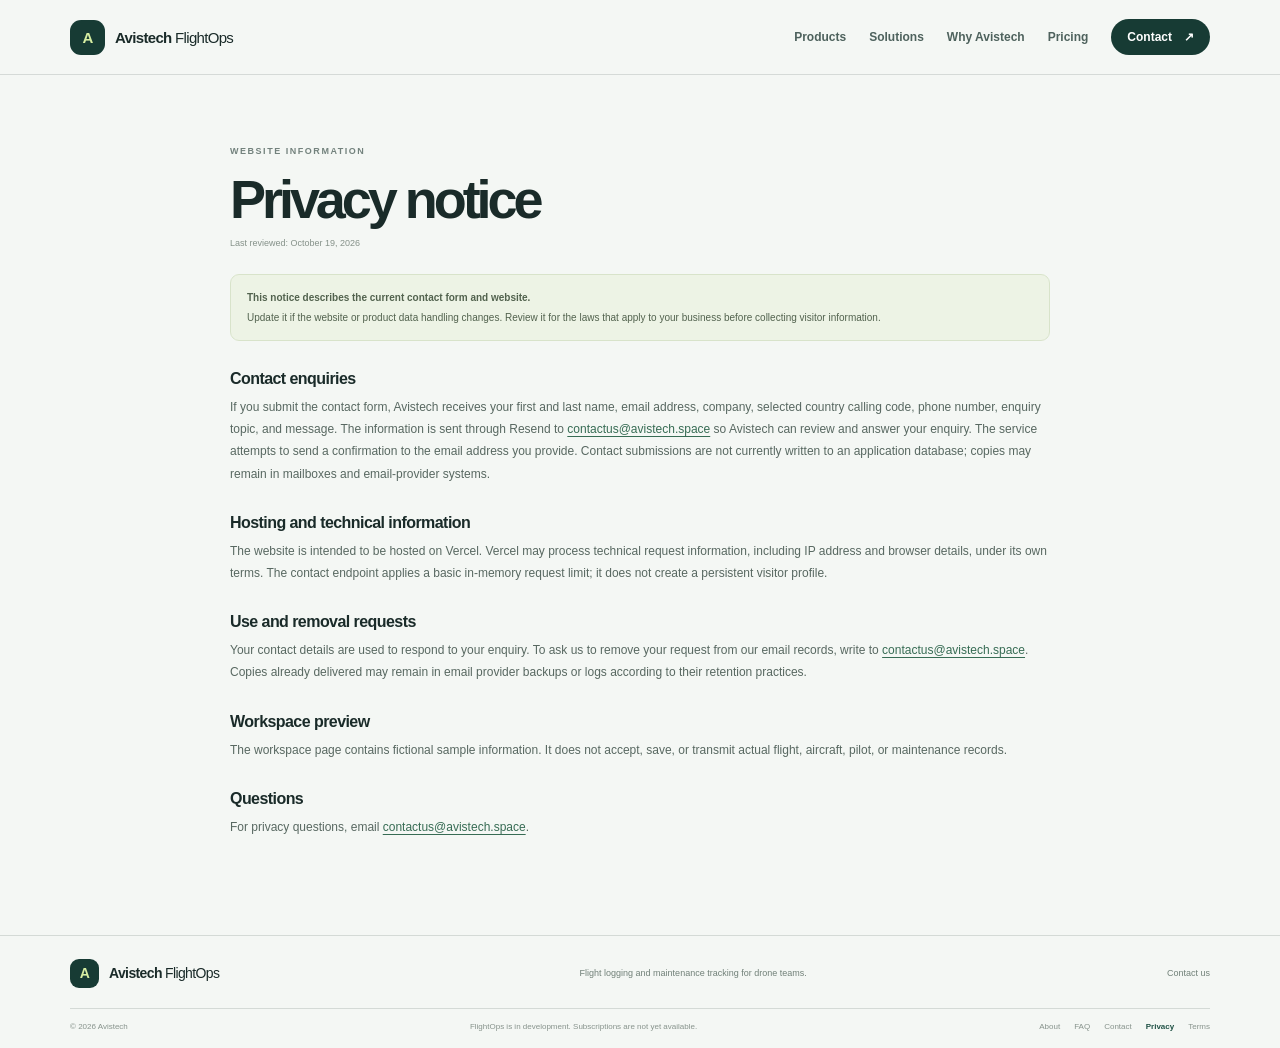
<file: privacy.html>
<!doctype html>
<html lang="en">
  <head>
    <meta charset="utf-8">
    <meta name="viewport" content="width=device-width, initial-scale=1">
    <meta name="description" content="How Avistech handles information submitted through the FlightOps contact form.">
    <title>Privacy Notice — Avistech FlightOps</title>
    <link rel="stylesheet" href="styles.css">
    <script src="script.js" defer></script>
  </head>
  <body>
    <a class="skip-link" href="#main">Skip to content</a>
    <header class="site-header"><nav class="nav shell" aria-label="Main navigation"><a class="brand" href="index.html"><span class="brand-mark" aria-hidden="true">A</span><span>Avistech <b>FlightOps</b></span></a><button class="menu-toggle" type="button" aria-expanded="false" aria-controls="nav-links"><span class="sr-only">Open navigation</span><svg class="menu-open-icon" viewBox="0 0 24 24" fill="none" aria-hidden="true"><path d="M4 7h16M4 12h16M4 17h16" stroke="currentColor" stroke-width="1.8" stroke-linecap="round"/></svg><svg class="menu-close-icon" viewBox="0 0 24 24" fill="none" aria-hidden="true"><path d="m6 6 12 12M18 6 6 18" stroke="currentColor" stroke-width="1.8" stroke-linecap="round"/></svg></button><div class="nav-links" id="nav-links"><a href="products.html">Products</a><a href="solutions.html">Solutions</a><a href="why-avistech.html">Why Avistech</a><a href="pricing.html">Pricing</a><a class="nav-cta" href="contact.html">Contact <span aria-hidden="true">↗</span></a></div></nav></header>
    <main id="main" class="shell legal-page">
      <p class="eyebrow">Website information</p><h1>Privacy notice</h1><p class="legal-updated">Last reviewed: October 19, 2026</p>
      <div class="notice-box"><strong>This notice describes the current contact form and website.</strong> Update it if the website or product data handling changes. Review it for the laws that apply to your business before collecting visitor information.</div>
      <h2>Contact enquiries</h2><p>If you submit the contact form, Avistech receives your first and last name, email address, company, selected country calling code, phone number, enquiry topic, and message. The information is sent through Resend to <a href="mailto:contactus@avistech.space">contactus@avistech.space</a> so Avistech can review and answer your enquiry. The service attempts to send a confirmation to the email address you provide. Contact submissions are not currently written to an application database; copies may remain in mailboxes and email-provider systems.</p>
      <h2>Hosting and technical information</h2><p>The website is intended to be hosted on Vercel. Vercel may process technical request information, including IP address and browser details, under its own terms. The contact endpoint applies a basic in-memory request limit; it does not create a persistent visitor profile.</p>
      <h2>Use and removal requests</h2><p>Your contact details are used to respond to your enquiry. To ask us to remove your request from our email records, write to <a href="mailto:contactus@avistech.space">contactus@avistech.space</a>. Copies already delivered may remain in email provider backups or logs according to their retention practices.</p>
      <h2>Workspace preview</h2><p>The workspace page contains fictional sample information. It does not accept, save, or transmit actual flight, aircraft, pilot, or maintenance records.</p>
      <h2>Questions</h2><p>For privacy questions, email <a href="mailto:contactus@avistech.space">contactus@avistech.space</a>.</p>
    </main>
    <footer class="site-footer"><div class="shell footer-main"><a class="brand brand-footer" href="index.html"><span class="brand-mark" aria-hidden="true">A</span><span>Avistech <b>FlightOps</b></span></a><p>Flight logging and maintenance tracking for drone teams.</p><a href="contact.html">Contact us</a></div><div class="shell footer-legal"><span>© <span data-current-year></span> Avistech</span><span>FlightOps is in development. Subscriptions are not yet available.</span><span><a href="about.html">About</a><a href="faq.html">FAQ</a><a href="contact.html">Contact</a><a href="privacy.html" aria-current="page">Privacy</a><a href="terms.html">Terms</a></span></div></footer>
  </body>
</html>
</file>
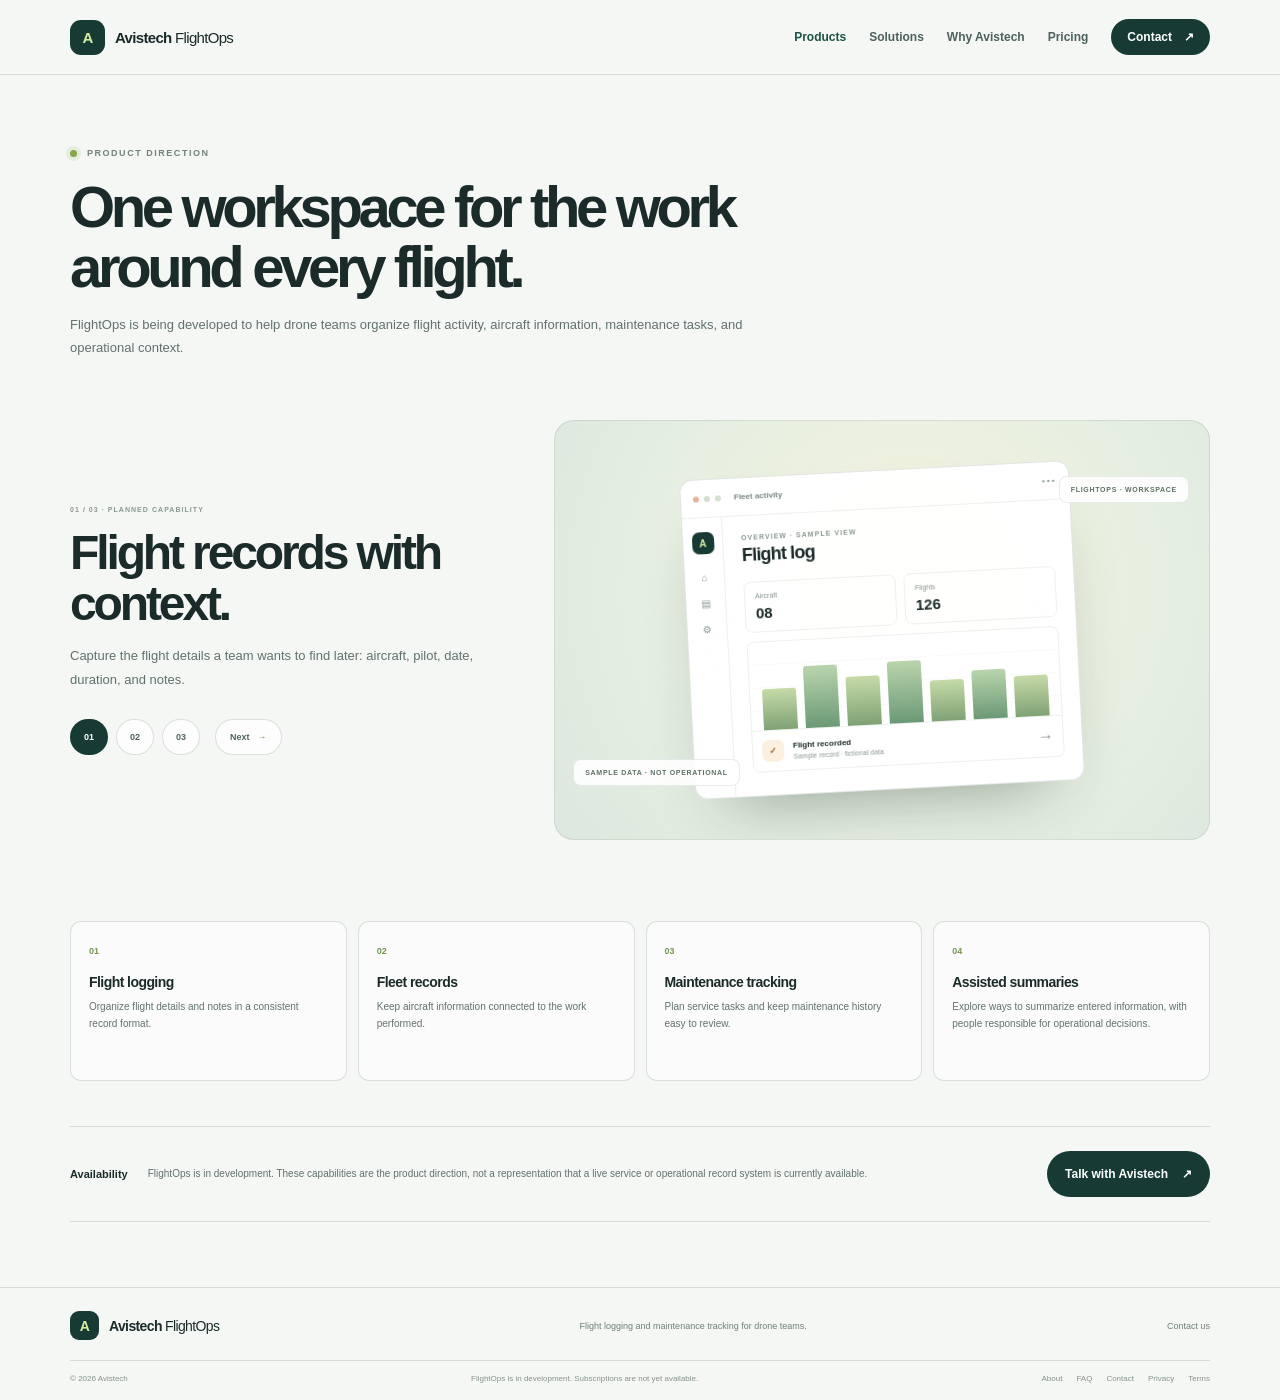
<file: products.html>
<!doctype html>
<html lang="en">
  <head>
    <meta charset="utf-8">
    <meta name="viewport" content="width=device-width, initial-scale=1">
    <meta name="description" content="Explore the FlightOps product direction: drone flight logging, fleet visibility, maintenance tracking, and AI-assisted summaries.">
    <title>Products — Avistech FlightOps</title>
    <link rel="stylesheet" href="styles.css">
    <script src="script.js" defer></script>
  </head>
  <body>
    <a class="skip-link" href="#main">Skip to content</a>
    <header class="site-header"><nav class="nav shell" aria-label="Main navigation">
      <a class="brand" href="index.html"><span class="brand-mark" aria-hidden="true">A</span><span>Avistech <b>FlightOps</b></span></a>
      <button class="menu-toggle" type="button" aria-expanded="false" aria-controls="nav-links"><span class="sr-only">Open navigation</span><svg class="menu-open-icon" viewBox="0 0 24 24" fill="none" aria-hidden="true"><path d="M4 7h16M4 12h16M4 17h16" stroke="currentColor" stroke-width="1.8" stroke-linecap="round"/></svg><svg class="menu-close-icon" viewBox="0 0 24 24" fill="none" aria-hidden="true"><path d="m6 6 12 12M18 6 6 18" stroke="currentColor" stroke-width="1.8" stroke-linecap="round"/></svg></button>
      <div class="nav-links" id="nav-links"><a href="products.html" aria-current="page">Products</a><a href="solutions.html">Solutions</a><a href="why-avistech.html">Why Avistech</a><a href="pricing.html">Pricing</a><a class="nav-cta" href="contact.html">Contact <span aria-hidden="true">↗</span></a></div>
    </nav></header>
    <main id="main">
      <section class="page-hero shell">
        <p class="eyebrow"><span class="status-dot" aria-hidden="true"></span> Product direction</p>
        <h1>One workspace for the work around every flight.</h1>
        <p>FlightOps is being developed to help drone teams organize flight activity, aircraft information, maintenance tasks, and operational context.</p>
      </section>
      <section class="product-showcase shell" id="product-showcase">
        <div class="showcase-copy">
          <p class="micro-label" id="slide-count">01 / 03 · PLANNED CAPABILITY</p>
          <h2 id="slide-title">Flight records with context.</h2>
          <p id="slide-description">Capture the flight details a team wants to find later: aircraft, pilot, date, duration, and notes.</p>
          <div class="showcase-controls" aria-label="Product feature slides">
            <button class="slide-control" type="button" data-slide="0" aria-label="Show flight records" aria-pressed="true">01</button>
            <button class="slide-control" type="button" data-slide="1" aria-label="Show maintenance tracking" aria-pressed="false">02</button>
            <button class="slide-control" type="button" data-slide="2" aria-label="Show fleet insights" aria-pressed="false">03</button>
            <button class="slide-next" type="button" aria-label="Next product feature">Next <span aria-hidden="true">→</span></button>
          </div>
        </div>
        <div class="showcase-scene" id="showcase-scene" data-slide="0" aria-label="Animated illustrative product interface">
          <div class="scene-orbit scene-orbit-one"></div><div class="scene-orbit scene-orbit-two"></div>
          <div class="scene-float scene-float-top">FLIGHTOPS · WORKSPACE</div>
          <div class="scene-window">
            <div class="scene-window-bar"><span></span><span></span><span></span><b>Fleet activity</b><i>•••</i></div>
            <div class="scene-window-body">
              <div class="scene-sidebar"><b>A</b><span>⌂</span><span>▤</span><span>⚙</span></div>
              <div class="scene-main">
                <p class="micro-label">OVERVIEW · SAMPLE VIEW</p><h3 id="scene-heading">Flight log</h3>
                <div class="scene-stat-row"><div><small>Aircraft</small><strong>08</strong></div><div><small>Flights</small><strong>126</strong></div></div>
                <div class="scene-graphic" id="scene-graphic"><span></span><span></span><span></span><span></span><span></span><span></span><span></span></div>
                <div class="scene-task"><span class="maintenance-icon">✓</span><div><b id="scene-task-title">Flight recorded</b><small id="scene-task-text">Sample record · fictional data</small></div><i>→</i></div>
              </div>
            </div>
          </div>
          <span class="scene-float scene-float-bottom">SAMPLE DATA · NOT OPERATIONAL</span>
        </div>
      </section>
      <section class="shell product-modules">
        <article><span>01</span><h2>Flight logging</h2><p>Organize flight details and notes in a consistent record format.</p></article>
        <article><span>02</span><h2>Fleet records</h2><p>Keep aircraft information connected to the work performed.</p></article>
        <article><span>03</span><h2>Maintenance tracking</h2><p>Plan service tasks and keep maintenance history easy to review.</p></article>
        <article><span>04</span><h2>Assisted summaries</h2><p>Explore ways to summarize entered information, with people responsible for operational decisions.</p></article>
      </section>
      <section class="product-disclosure shell"><strong>Availability</strong><p>FlightOps is in development. These capabilities are the product direction, not a representation that a live service or operational record system is currently available.</p><a class="button button-dark" href="contact.html">Talk with Avistech <span aria-hidden="true">↗</span></a></section>
    </main>
    <footer class="site-footer"><div class="shell footer-main"><a class="brand brand-footer" href="index.html"><span class="brand-mark" aria-hidden="true">A</span><span>Avistech <b>FlightOps</b></span></a><p>Flight logging and maintenance tracking for drone teams.</p><a href="contact.html">Contact us</a></div><div class="shell footer-legal"><span>© <span data-current-year></span> Avistech</span><span>FlightOps is in development. Subscriptions are not yet available.</span><span><a href="about.html">About</a><a href="faq.html">FAQ</a><a href="contact.html">Contact</a><a href="privacy.html">Privacy</a><a href="terms.html">Terms</a></span></div></footer>
  </body>
</html>
</file>
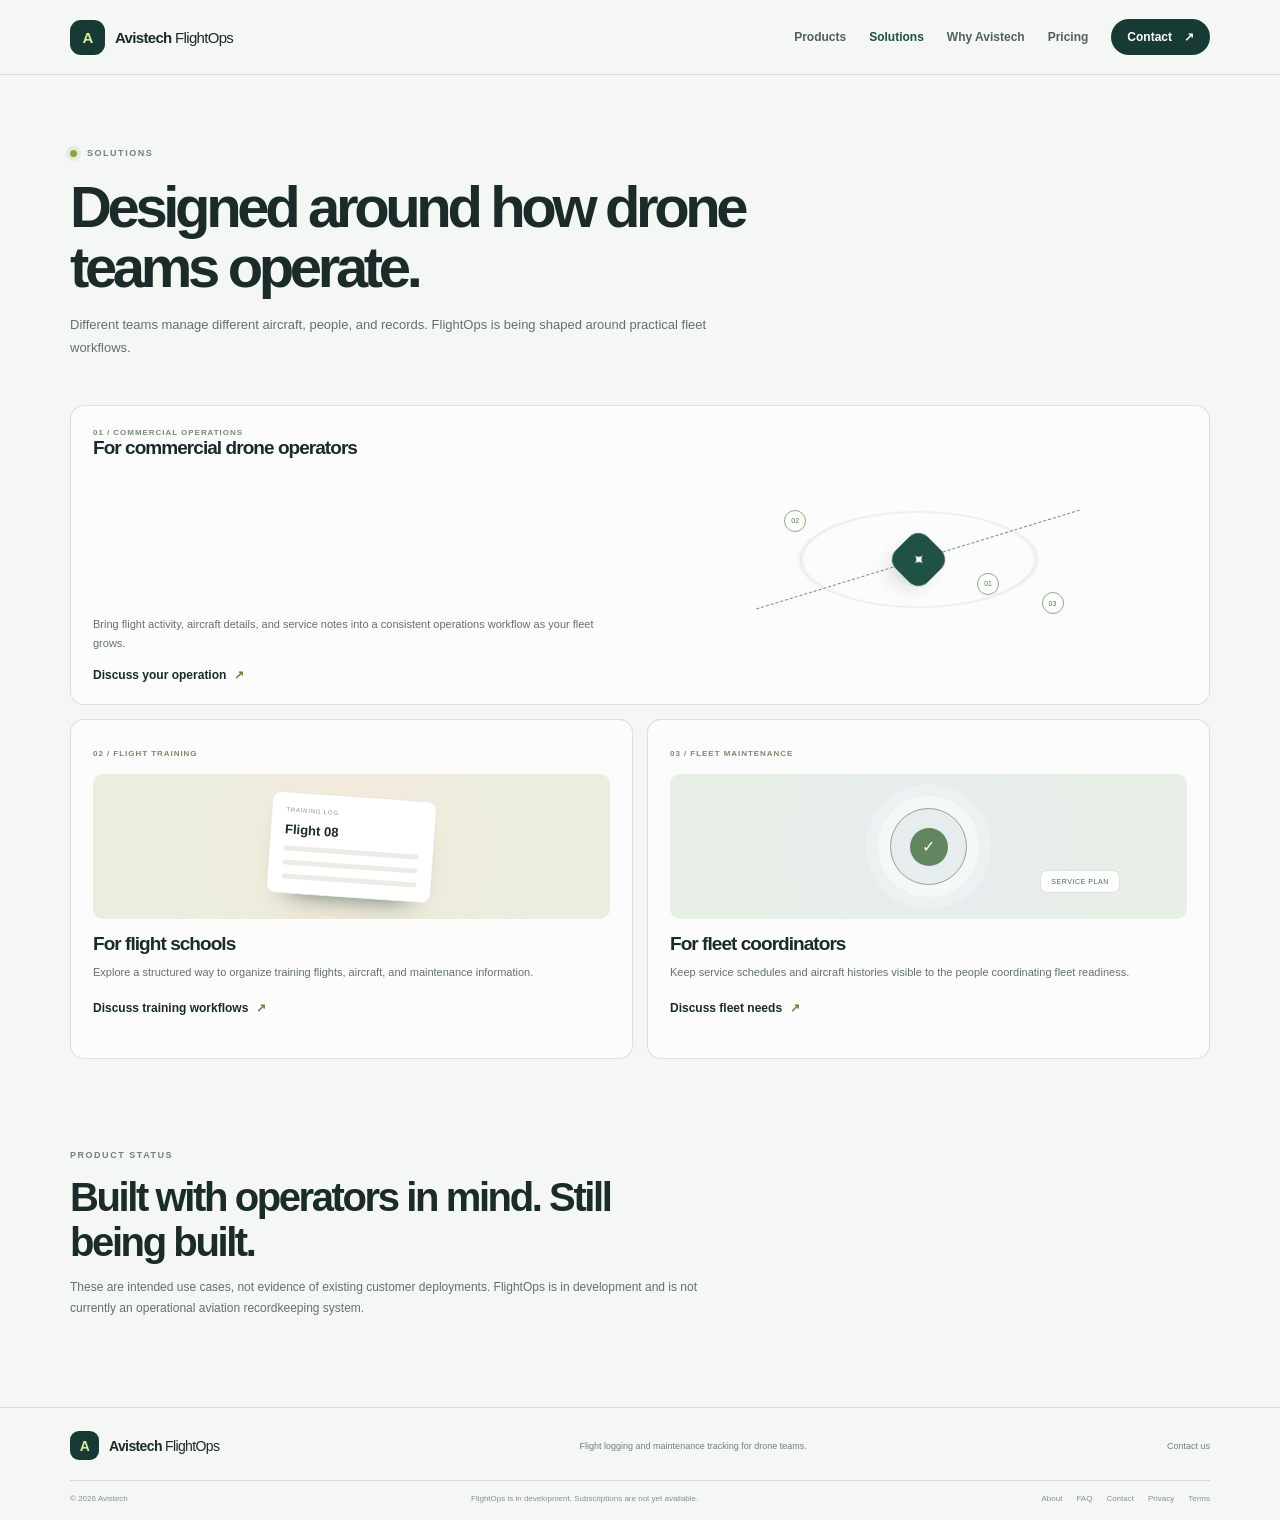
<file: solutions.html>
<!doctype html>
<html lang="en">
  <head>
    <meta charset="utf-8">
    <meta name="viewport" content="width=device-width, initial-scale=1">
    <meta name="description" content="See how FlightOps is being designed for commercial drone operators, flight schools, and growing drone fleets.">
    <title>Solutions — Avistech FlightOps</title>
    <link rel="stylesheet" href="styles.css">
    <script src="script.js" defer></script>
  </head>
  <body>
    <a class="skip-link" href="#main">Skip to content</a>
    <header class="site-header"><nav class="nav shell" aria-label="Main navigation">
      <a class="brand" href="index.html"><span class="brand-mark" aria-hidden="true">A</span><span>Avistech <b>FlightOps</b></span></a>
      <button class="menu-toggle" type="button" aria-expanded="false" aria-controls="nav-links"><span class="sr-only">Open navigation</span><svg class="menu-open-icon" viewBox="0 0 24 24" fill="none" aria-hidden="true"><path d="M4 7h16M4 12h16M4 17h16" stroke="currentColor" stroke-width="1.8" stroke-linecap="round"/></svg><svg class="menu-close-icon" viewBox="0 0 24 24" fill="none" aria-hidden="true"><path d="m6 6 12 12M18 6 6 18" stroke="currentColor" stroke-width="1.8" stroke-linecap="round"/></svg></button>
      <div class="nav-links" id="nav-links"><a href="products.html">Products</a><a href="solutions.html" aria-current="page">Solutions</a><a href="why-avistech.html">Why Avistech</a><a href="pricing.html">Pricing</a><a class="nav-cta" href="contact.html">Contact <span aria-hidden="true">↗</span></a></div>
    </nav></header>
    <main id="main">
      <section class="page-hero shell"><p class="eyebrow"><span class="status-dot" aria-hidden="true"></span> Solutions</p><h1>Designed around how drone teams operate.</h1><p>Different teams manage different aircraft, people, and records. FlightOps is being shaped around practical fleet workflows.</p></section>
      <section class="solution-grid shell">
        <article class="solution-card solution-card-wide"><span class="solution-index">01 / COMMERCIAL OPERATIONS</span><div class="solution-art art-operations" aria-hidden="true"><div class="mini-aircraft">✦</div><div class="route-line"></div><div class="route-point">01</div><div class="route-point">02</div><div class="route-point">03</div></div><h2>For commercial drone operators</h2><p>Bring flight activity, aircraft details, and service notes into a consistent operations workflow as your fleet grows.</p><a class="text-link" href="contact.html?interest=Commercial%20drone%20operations">Discuss your operation <span aria-hidden="true">↗</span></a></article>
        <article class="solution-card"><span class="solution-index">02 / FLIGHT TRAINING</span><div class="solution-art art-training" aria-hidden="true"><div class="training-card"><span>TRAINING LOG</span><b>Flight 08</b><i>──────────</i><i>──────</i><i>────────</i></div></div><h2>For flight schools</h2><p>Explore a structured way to organize training flights, aircraft, and maintenance information.</p><a class="text-link" href="contact.html?interest=Flight%20school">Discuss training workflows <span aria-hidden="true">↗</span></a></article>
        <article class="solution-card"><span class="solution-index">03 / FLEET MAINTENANCE</span><div class="solution-art art-maintenance" aria-hidden="true"><div class="maintenance-ring"><span>✓</span></div><div class="maintenance-pill">SERVICE PLAN</div></div><h2>For fleet coordinators</h2><p>Keep service schedules and aircraft histories visible to the people coordinating fleet readiness.</p><a class="text-link" href="contact.html?interest=Fleet%20maintenance">Discuss fleet needs <span aria-hidden="true">↗</span></a></article>
      </section>
      <section class="solution-note shell"><p class="eyebrow">Product status</p><h2>Built with operators in mind. Still being built.</h2><p>These are intended use cases, not evidence of existing customer deployments. FlightOps is in development and is not currently an operational aviation recordkeeping system.</p></section>
    </main>
    <footer class="site-footer"><div class="shell footer-main"><a class="brand brand-footer" href="index.html"><span class="brand-mark" aria-hidden="true">A</span><span>Avistech <b>FlightOps</b></span></a><p>Flight logging and maintenance tracking for drone teams.</p><a href="contact.html">Contact us</a></div><div class="shell footer-legal"><span>© <span data-current-year></span> Avistech</span><span>FlightOps is in development. Subscriptions are not yet available.</span><span><a href="about.html">About</a><a href="faq.html">FAQ</a><a href="contact.html">Contact</a><a href="privacy.html">Privacy</a><a href="terms.html">Terms</a></span></div></footer>
  </body>
</html>
</file>
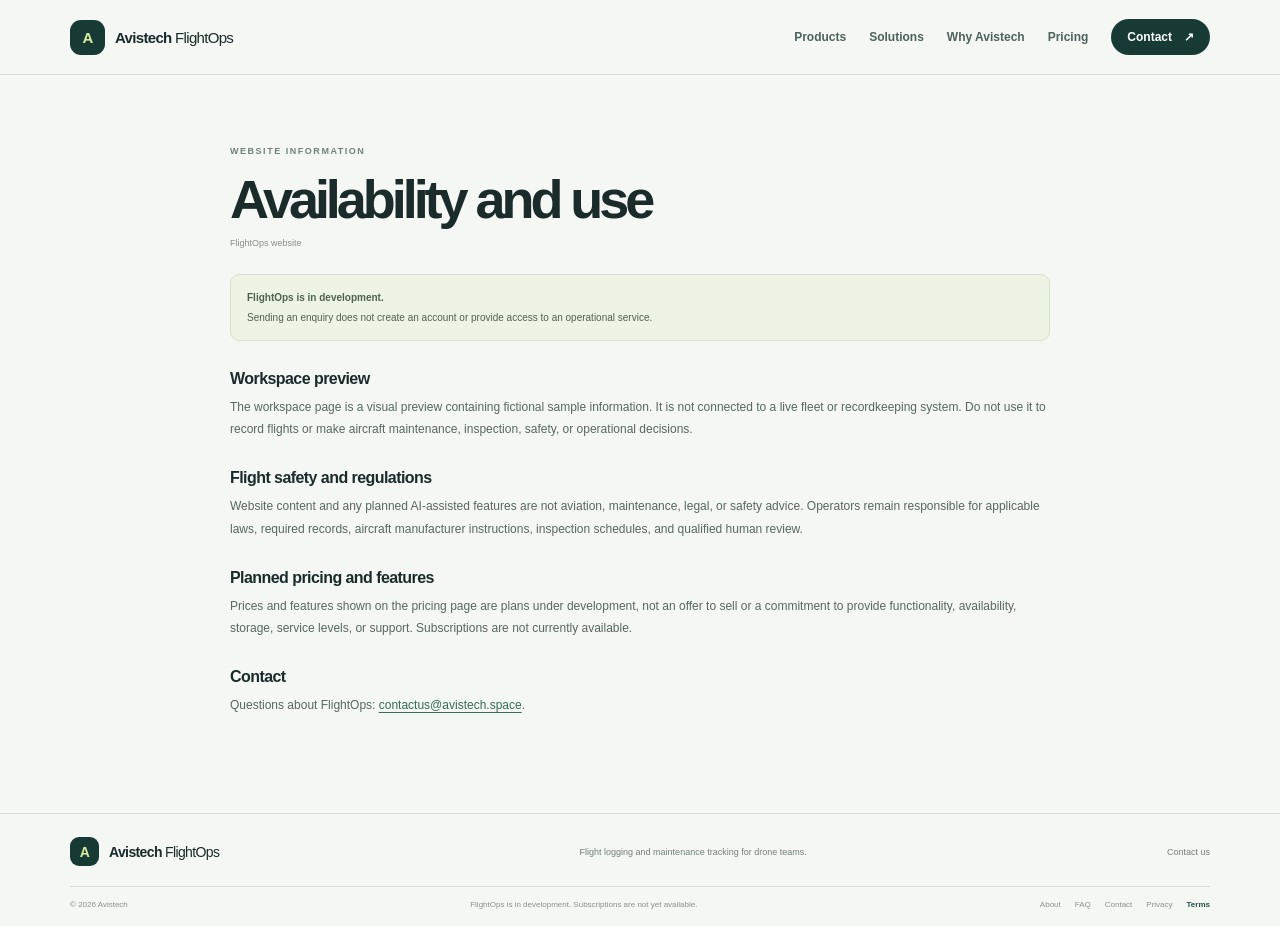
<file: terms.html>
<!doctype html>
<html lang="en">
  <head>
    <meta charset="utf-8">
    <meta name="viewport" content="width=device-width, initial-scale=1">
    <meta name="description" content="Availability and safety information for the Avistech FlightOps website and workspace preview.">
    <title>Service Information — Avistech FlightOps</title>
    <link rel="stylesheet" href="styles.css">
    <script src="script.js" defer></script>
  </head>
  <body>
    <a class="skip-link" href="#main">Skip to content</a>
    <header class="site-header"><nav class="nav shell" aria-label="Main navigation"><a class="brand" href="index.html"><span class="brand-mark" aria-hidden="true">A</span><span>Avistech <b>FlightOps</b></span></a><button class="menu-toggle" type="button" aria-expanded="false" aria-controls="nav-links"><span class="sr-only">Open navigation</span><svg class="menu-open-icon" viewBox="0 0 24 24" fill="none" aria-hidden="true"><path d="M4 7h16M4 12h16M4 17h16" stroke="currentColor" stroke-width="1.8" stroke-linecap="round"/></svg><svg class="menu-close-icon" viewBox="0 0 24 24" fill="none" aria-hidden="true"><path d="m6 6 12 12M18 6 6 18" stroke="currentColor" stroke-width="1.8" stroke-linecap="round"/></svg></button><div class="nav-links" id="nav-links"><a href="products.html">Products</a><a href="solutions.html">Solutions</a><a href="why-avistech.html">Why Avistech</a><a href="pricing.html">Pricing</a><a class="nav-cta" href="contact.html">Contact <span aria-hidden="true">↗</span></a></div></nav></header>
    <main id="main" class="shell legal-page">
      <p class="eyebrow">Website information</p><h1>Availability and use</h1><p class="legal-updated">FlightOps website</p>
      <div class="notice-box"><strong>FlightOps is in development.</strong> Sending an enquiry does not create an account or provide access to an operational service.</div>
      <h2>Workspace preview</h2><p>The workspace page is a visual preview containing fictional sample information. It is not connected to a live fleet or recordkeeping system. Do not use it to record flights or make aircraft maintenance, inspection, safety, or operational decisions.</p>
      <h2>Flight safety and regulations</h2><p>Website content and any planned AI-assisted features are not aviation, maintenance, legal, or safety advice. Operators remain responsible for applicable laws, required records, aircraft manufacturer instructions, inspection schedules, and qualified human review.</p>
      <h2>Planned pricing and features</h2><p>Prices and features shown on the pricing page are plans under development, not an offer to sell or a commitment to provide functionality, availability, storage, service levels, or support. Subscriptions are not currently available.</p>
      <h2>Contact</h2><p>Questions about FlightOps: <a href="mailto:contactus@avistech.space">contactus@avistech.space</a>.</p>
    </main>
    <footer class="site-footer"><div class="shell footer-main"><a class="brand brand-footer" href="index.html"><span class="brand-mark" aria-hidden="true">A</span><span>Avistech <b>FlightOps</b></span></a><p>Flight logging and maintenance tracking for drone teams.</p><a href="contact.html">Contact us</a></div><div class="shell footer-legal"><span>© <span data-current-year></span> Avistech</span><span>FlightOps is in development. Subscriptions are not yet available.</span><span><a href="about.html">About</a><a href="faq.html">FAQ</a><a href="contact.html">Contact</a><a href="privacy.html">Privacy</a><a href="terms.html" aria-current="page">Terms</a></span></div></footer>
  </body>
</html>
</file>
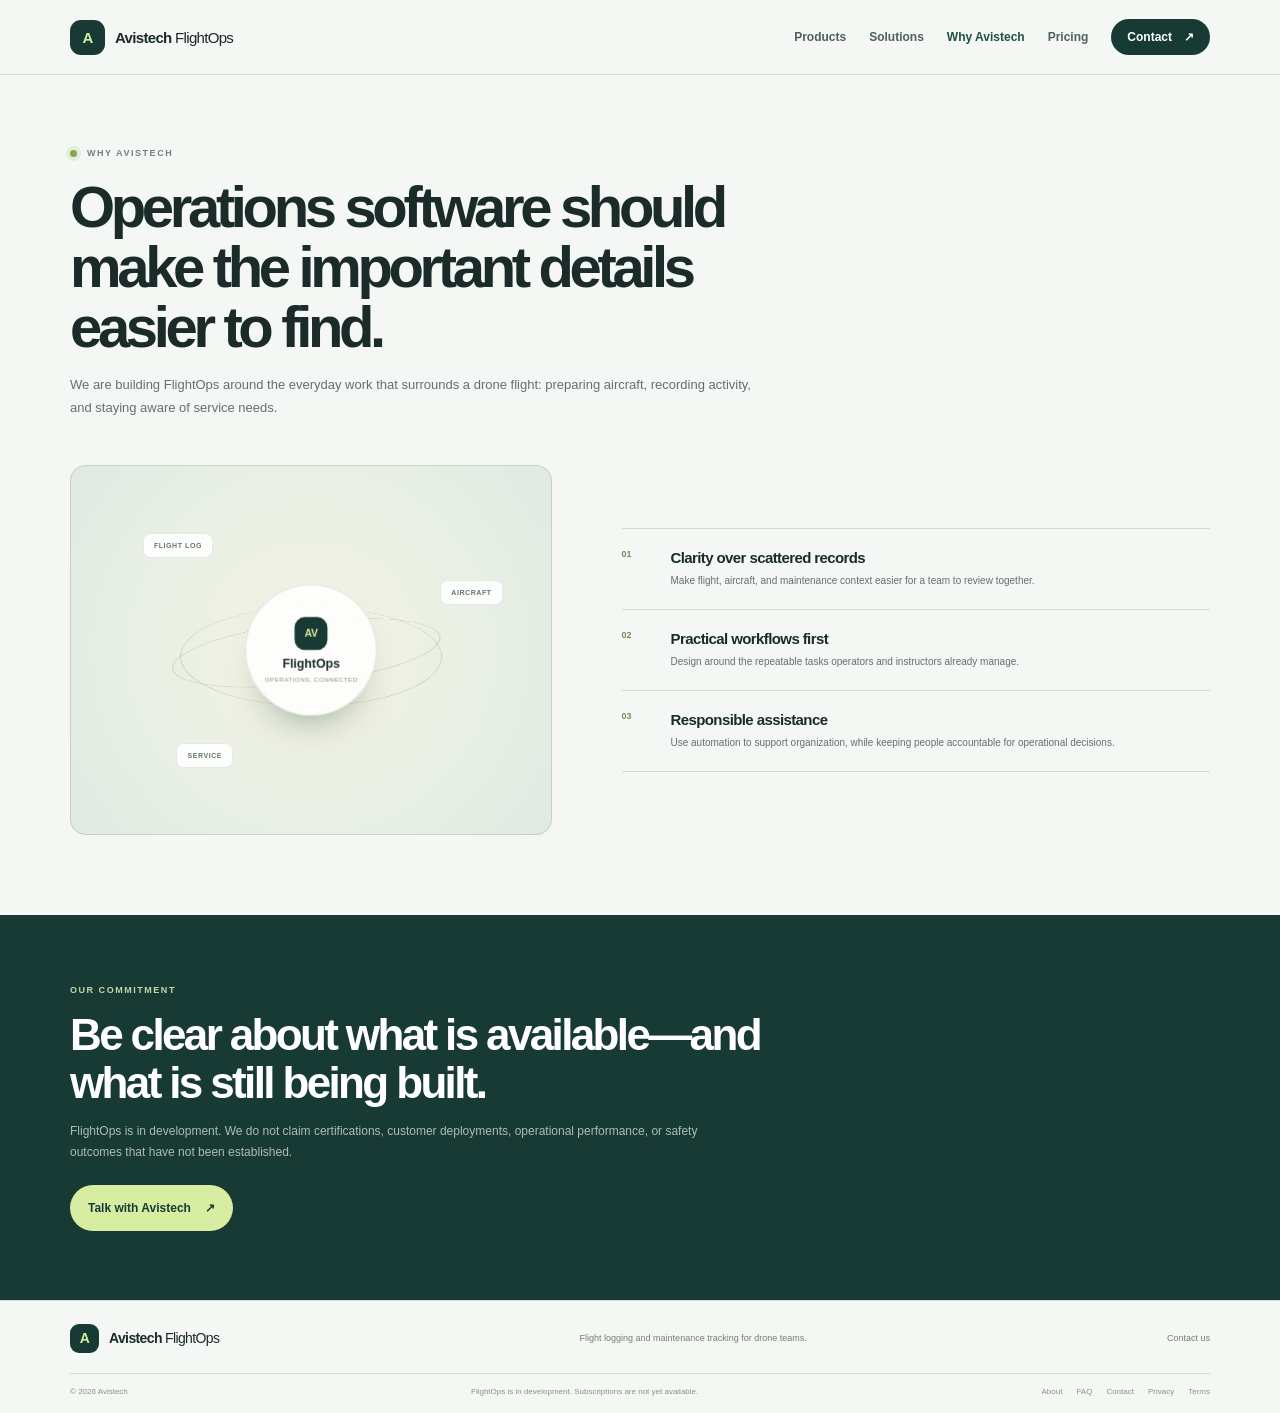
<file: why-avistech.html>
<!doctype html>
<html lang="en">
  <head>
    <meta charset="utf-8">
    <meta name="viewport" content="width=device-width, initial-scale=1">
    <meta name="description" content="Learn the principles guiding Avistech FlightOps: clear records, connected maintenance, and responsible AI assistance.">
    <title>Why Avistech — FlightOps</title>
    <link rel="stylesheet" href="styles.css">
    <script src="script.js" defer></script>
  </head>
  <body>
    <a class="skip-link" href="#main">Skip to content</a>
    <header class="site-header"><nav class="nav shell" aria-label="Main navigation">
      <a class="brand" href="index.html"><span class="brand-mark" aria-hidden="true">A</span><span>Avistech <b>FlightOps</b></span></a>
      <button class="menu-toggle" type="button" aria-expanded="false" aria-controls="nav-links"><span class="sr-only">Open navigation</span><svg class="menu-open-icon" viewBox="0 0 24 24" fill="none" aria-hidden="true"><path d="M4 7h16M4 12h16M4 17h16" stroke="currentColor" stroke-width="1.8" stroke-linecap="round"/></svg><svg class="menu-close-icon" viewBox="0 0 24 24" fill="none" aria-hidden="true"><path d="m6 6 12 12M18 6 6 18" stroke="currentColor" stroke-width="1.8" stroke-linecap="round"/></svg></button>
      <div class="nav-links" id="nav-links"><a href="products.html">Products</a><a href="solutions.html">Solutions</a><a href="why-avistech.html" aria-current="page">Why Avistech</a><a href="pricing.html">Pricing</a><a class="nav-cta" href="contact.html">Contact <span aria-hidden="true">↗</span></a></div>
    </nav></header>
    <main id="main">
      <section class="page-hero shell"><p class="eyebrow"><span class="status-dot" aria-hidden="true"></span> Why Avistech</p><h1>Operations software should make the important details easier to find.</h1><p>We are building FlightOps around the everyday work that surrounds a drone flight: preparing aircraft, recording activity, and staying aware of service needs.</p></section>
      <section class="why-layout shell">
        <div class="why-visual"><div class="why-orbit why-orbit-one"></div><div class="why-orbit why-orbit-two"></div><div class="why-core"><span>AV</span><b>FlightOps</b><small>OPERATIONS, CONNECTED</small></div><div class="why-node why-node-one">FLIGHT LOG</div><div class="why-node why-node-two">AIRCRAFT</div><div class="why-node why-node-three">SERVICE</div></div>
        <div class="why-principles">
          <article><span>01</span><div><h2>Clarity over scattered records</h2><p>Make flight, aircraft, and maintenance context easier for a team to review together.</p></div></article>
          <article><span>02</span><div><h2>Practical workflows first</h2><p>Design around the repeatable tasks operators and instructors already manage.</p></div></article>
          <article><span>03</span><div><h2>Responsible assistance</h2><p>Use automation to support organization, while keeping people accountable for operational decisions.</p></div></article>
        </div>
      </section>
      <section class="why-callout"><div class="shell"><p class="eyebrow eyebrow-light">Our commitment</p><h2>Be clear about what is available—and what is still being built.</h2><p>FlightOps is in development. We do not claim certifications, customer deployments, operational performance, or safety outcomes that have not been established.</p><a class="button button-light" href="contact.html">Talk with Avistech <span aria-hidden="true">↗</span></a></div></section>
    </main>
    <footer class="site-footer"><div class="shell footer-main"><a class="brand brand-footer" href="index.html"><span class="brand-mark" aria-hidden="true">A</span><span>Avistech <b>FlightOps</b></span></a><p>Flight logging and maintenance tracking for drone teams.</p><a href="contact.html">Contact us</a></div><div class="shell footer-legal"><span>© <span data-current-year></span> Avistech</span><span>FlightOps is in development. Subscriptions are not yet available.</span><span><a href="about.html">About</a><a href="faq.html">FAQ</a><a href="contact.html">Contact</a><a href="privacy.html">Privacy</a><a href="terms.html">Terms</a></span></div></footer>
  </body>
</html>
</file>
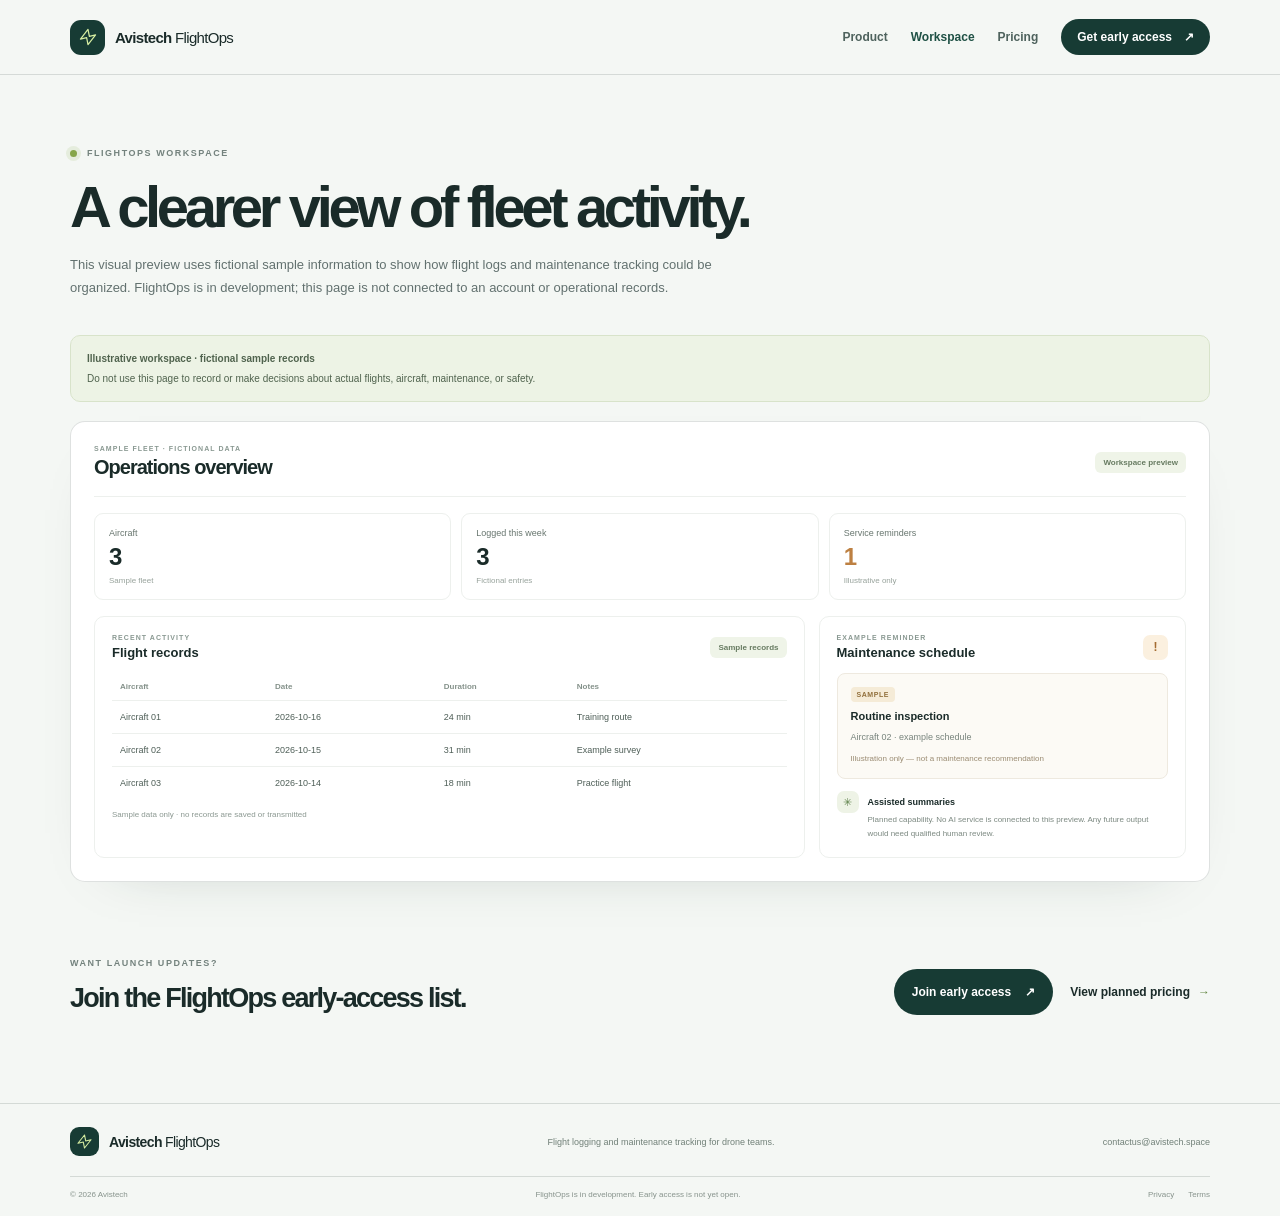
<file: workspace.html>
<!doctype html>
<html lang="en">
  <head>
    <meta charset="utf-8">
    <meta name="viewport" content="width=device-width, initial-scale=1">
    <meta name="description" content="Explore an illustrative FlightOps workspace layout with fictional sample fleet records.">
    <title>Workspace — Avistech FlightOps</title>
    <link rel="stylesheet" href="styles.css">
    <script src="script.js" defer></script>
  </head>
  <body>
    <a class="skip-link" href="#main">Skip to content</a>
    <header class="site-header">
      <nav class="nav shell" aria-label="Main navigation">
        <a class="brand" href="index.html" aria-label="Avistech FlightOps home"><span class="brand-mark" aria-hidden="true"><svg viewBox="0 0 32 32" fill="none"><path d="m5 19 11-14 2 10 9-2-11 14-2-10-9 2Z" stroke="currentColor" stroke-width="1.8" stroke-linejoin="round"/></svg></span><span>Avistech <b>FlightOps</b></span></a>
        <button class="menu-toggle" type="button" aria-expanded="false" aria-controls="nav-links"><span class="sr-only">Open navigation</span><svg class="menu-open-icon" viewBox="0 0 24 24" fill="none" aria-hidden="true"><path d="M4 7h16M4 12h16M4 17h16" stroke="currentColor" stroke-width="1.8" stroke-linecap="round"/></svg><svg class="menu-close-icon" viewBox="0 0 24 24" fill="none" aria-hidden="true"><path d="m6 6 12 12M18 6 6 18" stroke="currentColor" stroke-width="1.8" stroke-linecap="round"/></svg></button>
        <div class="nav-links" id="nav-links"><a href="index.html#product">Product</a><a href="workspace.html" aria-current="page">Workspace</a><a href="pricing.html">Pricing</a><a class="nav-cta" href="index.html#early-access">Get early access <span aria-hidden="true">↗</span></a></div>
      </nav>
    </header>
    <main id="main">
      <section class="page-hero shell">
        <p class="eyebrow"><span class="status-dot" aria-hidden="true"></span> FlightOps workspace</p>
        <h1>A clearer view of fleet activity.</h1>
        <p>This visual preview uses fictional sample information to show how flight logs and maintenance tracking could be organized. FlightOps is in development; this page is not connected to an account or operational records.</p>
      </section>
      <section class="preview-notice shell" role="note">
        <strong>Illustrative workspace · fictional sample records</strong>
        <span>Do not use this page to record or make decisions about actual flights, aircraft, maintenance, or safety.</span>
      </section>
      <section class="preview-workspace shell" aria-labelledby="workspace-title">
        <div class="preview-workspace-head"><div><p class="micro-label">SAMPLE FLEET · FICTIONAL DATA</p><h2 id="workspace-title">Operations overview</h2></div><span class="sample-label">Workspace preview</span></div>
        <div class="preview-metrics">
          <article><span>Aircraft</span><strong>3</strong><small>Sample fleet</small></article>
          <article><span>Logged this week</span><strong>3</strong><small>Fictional entries</small></article>
          <article><span>Service reminders</span><strong class="warning-text">1</strong><small>Illustrative only</small></article>
        </div>
        <div class="preview-columns">
          <div class="log-panel">
            <div class="panel-heading"><div><p class="micro-label">RECENT ACTIVITY</p><h3>Flight records</h3></div><span class="sample-label">Sample records</span></div>
            <div class="table-scroll">
              <table>
                <thead><tr><th scope="col">Aircraft</th><th scope="col">Date</th><th scope="col">Duration</th><th scope="col">Notes</th></tr></thead>
                <tbody>
                  <tr><td>Aircraft 01</td><td>2026-10-16</td><td>24 min</td><td>Training route</td></tr>
                  <tr><td>Aircraft 02</td><td>2026-10-15</td><td>31 min</td><td>Example survey</td></tr>
                  <tr><td>Aircraft 03</td><td>2026-10-14</td><td>18 min</td><td>Practice flight</td></tr>
                </tbody>
              </table>
            </div>
            <p class="preview-caption">Sample data only · no records are saved or transmitted</p>
          </div>
          <aside class="maintenance-panel">
            <div class="panel-heading"><div><p class="micro-label">EXAMPLE REMINDER</p><h3>Maintenance schedule</h3></div><span class="maintenance-icon" aria-hidden="true">!</span></div>
            <div class="service-item"><span class="service-status">SAMPLE</span><strong>Routine inspection</strong><p>Aircraft 02 · example schedule</p><small>Illustration only — not a maintenance recommendation</small></div>
            <div class="ai-note"><span class="ai-spark" aria-hidden="true">✳</span><div><strong>Assisted summaries</strong><p>Planned capability. No AI service is connected to this preview. Any future output would need qualified human review.</p></div></div>
          </aside>
        </div>
      </section>
      <section class="shell preview-next">
        <div><p class="eyebrow">Want launch updates?</p><h2>Join the FlightOps early-access list.</h2></div>
        <div><a class="button button-dark" href="index.html#early-access">Join early access <span aria-hidden="true">↗</span></a><a class="text-link" href="pricing.html">View planned pricing <span aria-hidden="true">→</span></a></div>
      </section>
    </main>
    <footer class="site-footer"><div class="shell footer-main"><a class="brand brand-footer" href="index.html"><span class="brand-mark" aria-hidden="true"><svg viewBox="0 0 32 32" fill="none"><path d="m5 19 11-14 2 10 9-2-11 14-2-10-9 2Z" stroke="currentColor" stroke-width="1.8" stroke-linejoin="round"/></svg></span><span>Avistech <b>FlightOps</b></span></a><p>Flight logging and maintenance tracking for drone teams.</p><a href="mailto:contactus@avistech.space">contactus@avistech.space</a></div><div class="shell footer-legal"><span>© <span data-current-year></span> Avistech</span><span>FlightOps is in development. Early access is not yet open.</span><span><a href="privacy.html">Privacy</a><a href="terms.html">Terms</a></span></div></footer>
  </body>
</html>
</file>
<file: styles.css>
:root {
  color-scheme: light;
  --ink: #1a2b29;
  --muted: #62716f;
  --paper: #f4f7f4;
  --white: #fff;
  --green: #1f5145;
  --green-dark: #173b34;
  --lime: #d7eea2;
  --line: rgba(26, 43, 41, .14);
  --body-font: "Avenir Next", Avenir, "Segoe UI", sans-serif;
  --display-font: "Avenir Next", Avenir, "Segoe UI", sans-serif;
}

* { box-sizing: border-box; }
html { scroll-behavior: smooth; }
body { margin: 0; color: var(--ink); background: var(--paper); font-family: var(--body-font); -webkit-font-smoothing: antialiased; }
a { color: inherit; text-decoration: none; }
button, input, select { font: inherit; }
button, a { -webkit-tap-highlight-color: transparent; }
.shell { width: min(1140px, calc(100% - 48px)); margin-inline: auto; }
.sr-only, .skip-link:not(:focus) { position: absolute; width: 1px; height: 1px; padding: 0; margin: -1px; overflow: hidden; clip: rect(0, 0, 0, 0); white-space: nowrap; border: 0; }
.skip-link:focus { position: fixed; z-index: 100; top: 12px; left: 12px; padding: 12px 16px; background: var(--white); border-radius: 8px; }

.site-header { position: sticky; z-index: 20; top: 0; border-bottom: 1px solid var(--line); background: rgba(244, 247, 244, .95); backdrop-filter: blur(16px); }
.nav { min-height: 74px; display: flex; align-items: center; justify-content: space-between; }
.brand { display: inline-flex; align-items: center; gap: 10px; font-size: 15px; font-weight: 800; letter-spacing: -.045em; }
.brand b { font-weight: 500; }
.brand-mark { width: 35px; height: 35px; display: grid; flex: 0 0 auto; place-items: center; color: var(--lime); background: var(--green-dark); border-radius: 11px; }
.brand-mark svg { width: 22px; height: 22px; }
.nav-links { display: flex; align-items: center; gap: 32px; color: #4e625d; font-size: 12px; font-weight: 650; }
.nav-links > a:not(.nav-cta):hover, .footer-main > a:last-child:hover, .footer-legal a:hover { color: #46713b; }
.nav-links > a[aria-current="page"] { color: var(--green); }
.nav-cta { display: inline-flex; align-items: center; gap: 12px; padding: 11px 16px; color: var(--white); background: var(--green-dark); border-radius: 99px; transition: transform .18s, background .18s; }
.nav-cta:hover, .button-dark:hover { transform: translateY(-2px); background: #2a6554; }
.menu-toggle { display: none; width: 42px; height: 42px; place-items: center; color: var(--ink); background: transparent; border: 1px solid var(--line); border-radius: 50%; }
.menu-toggle svg { width: 20px; height: 20px; }
.menu-close-icon { display: none; }

.hero { min-height: 637px; display: grid; grid-template-columns: .95fr 1.05fr; align-items: center; gap: 54px; padding-block: 72px 81px; }
.hero-copy { position: relative; z-index: 1; }
.eyebrow { margin: 0; color: #73827d; font-size: 9px; font-weight: 750; letter-spacing: .17em; line-height: 1.5; text-transform: uppercase; }
.hero .eyebrow, .page-hero .eyebrow { display: flex; align-items: center; gap: 10px; }
.status-dot { width: 7px; height: 7px; flex: 0 0 auto; border-radius: 50%; background: #86a64a; box-shadow: 0 0 0 4px rgba(134, 166, 74, .13); }
h1, h2, h3, p { margin-top: 0; }
h1, h2, h3 { font-family: var(--display-font); }
h1 { max-width: 600px; margin: 23px 0 19px; font-size: clamp(47px, 5.4vw, 70px); font-weight: 650; letter-spacing: -.075em; line-height: 1.035; }
h1 span { color: #698b67; }
.hero-description { max-width: 490px; margin-bottom: 12px; font-size: 16px; line-height: 1.72; }
.hero-detail { max-width: 490px; margin-bottom: 0; color: var(--muted); font-size: 13px; line-height: 1.75; }
.hero-actions { display: flex; flex-wrap: wrap; align-items: center; gap: 24px; margin-top: 27px; }
.button { min-height: 46px; display: inline-flex; align-items: center; justify-content: center; gap: 14px; padding: 0 18px; border: 0; border-radius: 99px; font-size: 12px; font-weight: 700; cursor: pointer; transition: transform .18s, background .18s; }
.button-dark { color: var(--white); background: var(--green-dark); }
.button-light { margin-top: 9px; color: var(--green-dark); background: var(--lime); }
.button-light:hover { transform: translateY(-2px); background: #e5f8bd; }
.button-outline { color: var(--green-dark); background: transparent; border: 1px solid var(--line); }
.button-outline:hover { background: #eef3ea; }
.text-link { display: inline-flex; align-items: center; gap: 8px; font-size: 12px; font-weight: 700; }
.text-link span { color: #638743; transition: transform .18s; }
.text-link:hover span { transform: translateX(3px); }
.hero-note { max-width: 390px; margin: 20px 0 0; color: #84918b; font-size: 10px; line-height: 1.65; }

.dashboard-preview { position: relative; min-height: 405px; display: grid; place-items: center; }
.dashboard-preview::before { position: absolute; width: 340px; height: 340px; content: ""; border-radius: 50%; background: radial-gradient(circle, rgba(215, 238, 162, .68), rgba(215, 238, 162, 0) 70%); }
.dashboard-card { position: relative; z-index: 1; width: min(100%, 474px); padding: 20px; border: 1px solid rgba(26, 43, 41, .12); border-radius: 17px; background: var(--white); box-shadow: 0 30px 70px -39px rgba(25, 52, 43, .38); transform: rotate(-1.5deg); }
.dashboard-top, .chart-heading { display: flex; align-items: center; justify-content: space-between; }
.dashboard-top { padding-bottom: 15px; border-bottom: 1px solid #edf0ed; }
.micro-label { display: block; margin-bottom: 4px; color: #8a9992; font-size: 7px; font-weight: 750; letter-spacing: .15em; }
.dashboard-top strong { font-size: 13px; }
.sample-badge, .sample-label { padding: 6px 8px; color: #667a60; background: #eff4e8; border-radius: 6px; font-size: 8px; font-weight: 650; }
.fleet-summary { display: grid; grid-template-columns: repeat(3, 1fr); margin-top: 14px; padding: 12px 0; border-bottom: 1px solid #edf0ed; }
.fleet-summary > div { padding-left: 12px; border-left: 1px solid #edf0ed; }
.fleet-summary > div:first-child { padding-left: 0; border: 0; }
.fleet-summary span, .fleet-summary strong { display: block; }
.fleet-summary span { color: #84918b; font-size: 8px; }
.fleet-summary strong { margin-top: 6px; font-size: 19px; letter-spacing: -.05em; }
.warning-text { color: #bd8042 !important; }
.chart-card { padding: 13px 12px 8px; margin-top: 12px; border: 1px solid #edf0ed; border-radius: 9px; }
.chart-heading strong { font-size: 9px; }
.chart-heading span { color: #8a9690; font-size: 7px; }
.chart { height: 93px; display: flex; align-items: end; gap: 7%; padding: 12px 7px 0; border-bottom: 1px solid #e9ede9; background: repeating-linear-gradient(to bottom, transparent 0, transparent 23px, #f0f3ef 24px); }
.chart span { flex: 1; height: var(--bar); max-width: 26px; border-radius: 4px 4px 0 0; background: linear-gradient(0deg, #90af78, #bdd89a); }
.chart span:nth-child(3n) { background: linear-gradient(0deg, #73966b, #a9c99a); }
.chart-labels { display: flex; justify-content: space-between; padding: 5px 2px 0; color: #97a29c; font-size: 7px; }
.maintenance-row { display: flex; align-items: center; gap: 10px; padding: 11px 0 6px; }
.maintenance-icon { width: 25px; height: 25px; display: grid; flex: 0 0 auto; place-items: center; color: #a46c32; background: #fbf0df; border-radius: 7px; font-size: 12px; font-weight: 800; }
.maintenance-row strong, .maintenance-row small { display: block; }
.maintenance-row strong { font-size: 9px; }
.maintenance-row small { margin-top: 3px; color: #87938c; font-size: 7px; }
.row-arrow { margin-left: auto; color: #86948c; font-size: 12px; }
.sample-caption { margin: 7px 0 0; color: #9aa49e; font-size: 7px; text-align: right; }
.orbit-mark { position: absolute; z-index: 2; display: grid; width: 72px; height: 72px; place-items: center; border: 1px solid rgba(26, 43, 41, .12); border-radius: 50%; color: #506d5b; background: rgba(255, 255, 255, .88); font-size: 7px; font-weight: 750; letter-spacing: .06em; }
.orbit-a { top: 38px; right: 7px; transform: rotate(10deg); }
.orbit-b { bottom: 28px; left: 1px; color: #8f7046; transform: rotate(-9deg); }

.trust-strip { background: #e9eee7; }
.trust-inner { min-height: 75px; display: flex; flex-wrap: wrap; align-items: center; justify-content: space-between; gap: 14px; }
.trust-inner span { color: #83918a; font-size: 10px; }
.trust-inner strong { font-size: 11px; font-weight: 650; }
.trust-inner i { width: 4px; height: 4px; border-radius: 50%; background: #97aa87; }
.section { padding-block: 96px; }
.section-heading { max-width: 650px; }
.section-heading h2, .workflow-section h2, .about-inner h2, .pricing-teaser h2, .contact-callout-layout h2, .preview-next h2 { margin: 14px 0 14px; font-size: clamp(31px, 4vw, 46px); font-weight: 650; letter-spacing: -.065em; line-height: 1.1; }
.section-heading > p:last-of-type { max-width: 590px; margin-bottom: 0; color: var(--muted); font-size: 13px; line-height: 1.8; }
.feature-grid { display: grid; grid-template-columns: repeat(3, 1fr); gap: 14px; margin-top: 36px; }
.feature-card { min-height: 257px; padding: 22px; border-radius: 13px; }
.feature-blue { background: #e4edf1; }
.feature-green { background: #e6eddd; }
.feature-gold { background: #f2eadb; }
.feature-icon { width: 38px; height: 38px; display: grid; place-items: center; margin-bottom: 19px; color: #426c63; background: rgba(255, 255, 255, .68); border-radius: 11px; }
.feature-icon svg { width: 22px; height: 22px; }
.feature-number { color: #718078; font-size: 8px; font-weight: 750; letter-spacing: .13em; }
.feature-card h3 { margin: 11px 0 8px; font-size: 16px; letter-spacing: -.035em; }
.feature-card p { margin: 0; color: #62716a; font-size: 11px; line-height: 1.75; }
.disclaimer { margin: 14px 0 0; color: #839089; font-size: 9px; line-height: 1.65; }

.workflow-section { padding-block: 81px; color: var(--white); background: var(--green-dark); }
.workflow-layout { display: grid; grid-template-columns: 1fr 1fr; align-items: center; gap: 80px; }
.eyebrow-light { color: #c4d7a4; }
.workflow-section .section-heading h2 { max-width: 490px; }
.workflow-section .section-heading > p:last-of-type { color: rgba(255, 255, 255, .65); }
.workflow-steps article { display: grid; grid-template-columns: 35px 1fr 32px; align-items: center; gap: 14px; padding-block: 18px; border-bottom: 1px solid rgba(255, 255, 255, .15); }
.workflow-steps article:first-child { border-top: 1px solid rgba(255, 255, 255, .15); }
.workflow-steps article > span { color: #c3d7a1; font-size: 9px; font-weight: 700; }
.workflow-steps h3 { margin: 0 0 5px; font-size: 13px; }
.workflow-steps p { margin: 0; color: rgba(255, 255, 255, .59); font-size: 10px; }
.workflow-steps article > b { width: 30px; height: 30px; display: grid; place-items: center; color: #d7eea2; background: rgba(255, 255, 255, .09); border-radius: 9px; font-size: 13px; }

.pricing-teaser { display: grid; grid-template-columns: 1fr .72fr; align-items: center; gap: 50px; padding-block: 75px; }
.pricing-teaser-copy > p:last-child { max-width: 470px; margin: 0; color: var(--muted); font-size: 12px; line-height: 1.8; }
.pricing-teaser h2 { max-width: 580px; }
.teaser-price { display: grid; gap: 9px; padding: 21px; border: 1px solid var(--line); border-radius: 13px; background: rgba(255, 255, 255, .64); }
.teaser-price > span { color: #6f7d75; font-size: 9px; }
.teaser-price > strong { font-size: 38px; letter-spacing: -.06em; }
.teaser-price > strong small { margin-left: 5px; color: #758179; font-size: 10px; font-weight: 500; letter-spacing: 0; }
.teaser-price .text-link { margin-top: 7px; }

.about-section { padding-block: 69px; color: var(--white); background: #23483e; }
.about-inner { display: grid; grid-template-columns: .88fr 1.12fr; align-items: center; gap: 80px; }
.about-inner h2 { max-width: 410px; }
.about-inner > div:last-child p { margin-bottom: 17px; color: rgba(255, 255, 255, .68); font-size: 12px; line-height: 1.9; }
.light-link { color: var(--white); }
.light-link span { color: var(--lime); }
.consent-label { display: flex; align-items: flex-start; gap: 8px; margin-top: 12px; color: rgba(255, 255, 255, .72); font-size: 9px; line-height: 1.55; }
.consent-label input { flex: 0 0 auto; margin: 1px 0 0; accent-color: var(--lime); }
.honeypot { position: absolute; left: -10000px; width: 1px; height: 1px; overflow: hidden; }
.contact-callout { padding-block: 67px; color: var(--white); background: var(--green-dark); }
.contact-callout-layout { display: grid; grid-template-columns: .9fr 1.1fr; align-items: center; gap: 70px; }
.contact-callout-layout h2 { max-width: 480px; margin: 12px 0; font-size: clamp(30px, 3.5vw, 42px); letter-spacing: -.06em; line-height: 1.1; }
.contact-callout-layout > div > p:last-child { max-width: 430px; margin: 0; color: rgba(255, 255, 255, .65); font-size: 12px; line-height: 1.75; }

.page-hero { padding-block: 72px 36px; }
.page-hero h1 { max-width: 760px; margin-block: 16px; font-size: clamp(40px, 5vw, 58px); }
.page-hero > p:last-child { max-width: 700px; margin: 0; color: var(--muted); font-size: 13px; line-height: 1.8; }
.preview-notice, .pricing-disclaimer { padding: 14px 16px; border: 1px solid #d8e3ca; border-radius: 10px; background: #edf3e5; color: #50634e; font-size: 10px; line-height: 1.7; }
.preview-notice { display: flex; flex-direction: column; gap: 3px; margin-bottom: 19px; }
.pricing-disclaimer { margin-bottom: 23px; }
.preview-workspace { padding: 23px; margin-bottom: 75px; border: 1px solid var(--line); border-radius: 15px; background: var(--white); box-shadow: 0 20px 60px -48px rgba(25, 52, 43, .35); }
.preview-workspace-head, .panel-heading { display: flex; align-items: center; justify-content: space-between; gap: 15px; }
.preview-workspace-head { padding-bottom: 17px; border-bottom: 1px solid #edf0ed; }
.preview-workspace-head h2 { margin: 0; font-size: 20px; letter-spacing: -.05em; }
.preview-metrics { display: grid; grid-template-columns: repeat(3, 1fr); gap: 10px; padding-block: 16px; }
.preview-metrics article { display: grid; gap: 5px; padding: 14px; border: 1px solid #edf0ed; border-radius: 9px; }
.preview-metrics article span { color: #68766f; font-size: 9px; }
.preview-metrics article strong { font-size: 24px; letter-spacing: -.05em; }
.preview-metrics article small { color: #97a29b; font-size: 8px; }
.preview-columns { display: grid; grid-template-columns: 1.45fr .75fr; gap: 14px; }
.log-panel, .maintenance-panel { min-width: 0; padding: 17px; border: 1px solid #edf0ed; border-radius: 10px; }
.panel-heading { margin-bottom: 13px; }
.panel-heading h3 { margin: 0; font-size: 13px; }
.table-scroll { overflow-x: auto; }
table { width: 100%; border-collapse: collapse; text-align: left; }
th { padding: 9px 8px; color: #84918a; font-size: 8px; font-weight: 650; white-space: nowrap; }
td { padding: 11px 8px; border-top: 1px solid #edf0ed; color: #4e5e57; font-size: 9px; white-space: nowrap; }
.preview-caption { margin: 11px 0 0; color: #8b9891; font-size: 8px; }
.service-item { display: grid; gap: 8px; padding: 13px; border: 1px solid #eee9df; border-radius: 8px; background: #fcfaf5; }
.service-status { justify-self: start; padding: 4px 6px; color: #916f3b; background: #f5ebd7; border-radius: 4px; font-size: 7px; font-weight: 750; letter-spacing: .08em; }
.service-item > strong { font-size: 11px; }
.service-item p, .service-item small { margin: 0; color: #78847d; font-size: 9px; line-height: 1.6; }
.service-item small { color: #9a8b72; font-size: 8px; }
.ai-note { display: flex; gap: 9px; padding: 12px 0 0; }
.ai-spark { width: 22px; height: 22px; display: grid; flex: 0 0 auto; place-items: center; color: #5f824b; background: #eef3e6; border-radius: 7px; font-size: 11px; }
.ai-note strong { font-size: 9px; }
.ai-note p { margin: 4px 0 0; color: #7c8981; font-size: 8px; line-height: 1.65; }
.preview-next { display: flex; align-items: center; justify-content: space-between; gap: 28px; padding-block: 0 75px; }
.preview-next h2 { max-width: 570px; font-size: 27px; }
.preview-next > div:last-child { display: flex; flex-wrap: wrap; align-items: center; gap: 17px; }

.pricing-disclaimer { margin-top: 0; }
.plan-grid { display: grid; grid-template-columns: repeat(3, 1fr); align-items: stretch; gap: 14px; }
.plan-card { position: relative; display: flex; flex-direction: column; min-width: 0; padding: 22px; border: 1px solid var(--line); border-radius: 13px; background: rgba(255, 255, 255, .7); }
.plan-featured { border: 1px solid #75936b; background: #edf3e8; }
.plan-ribbon { position: absolute; top: 15px; right: 15px; padding: 5px 7px; color: #607746; background: #e0eacd; border-radius: 5px; font-size: 7px; font-weight: 750; letter-spacing: .08em; }
.plan-name { margin: 0 0 4px; font-size: 16px; font-weight: 750; }
.plan-audience { min-height: 31px; margin: 0; color: #748079; font-size: 9px; line-height: 1.6; }
.plan-price { display: flex; align-items: center; gap: 8px; margin: 20px 0 12px; }
.plan-price strong { font-size: 42px; letter-spacing: -.07em; line-height: 1; }
.plan-price span { color: #7d8982; font-size: 8px; line-height: 1.5; }
.plan-limit { margin: 0; padding-block: 11px; border-block: 1px solid var(--line); font-size: 10px; font-weight: 700; }
.plan-card ul { display: grid; gap: 11px; min-height: 117px; padding: 17px 0; margin: 0; list-style: none; }
.plan-card li { position: relative; padding-left: 17px; color: #5c6b63; font-size: 9px; line-height: 1.5; }
.plan-card li::before { position: absolute; left: 0; color: #6d8c4e; content: "✓"; font-weight: 750; }
.plan-card .button { width: 100%; margin-top: auto; }
.plan-footnotes { padding-block: 27px 72px; }
.plan-footnotes h2 { margin: 0 0 10px; font-size: 13px; }
.plan-footnotes p { max-width: 850px; margin: 7px 0; color: #78857e; font-size: 9px; line-height: 1.75; }

.legal-page { min-height: 65vh; max-width: 820px; padding-block: 70px 85px; }
.legal-page h1 { margin: 13px 0 8px; font-size: clamp(38px, 5vw, 54px); }
.legal-page h2 { margin: 29px 0 8px; font-size: 16px; letter-spacing: -.035em; }
.legal-page > p:not(.eyebrow) { color: #586861; font-size: 12px; line-height: 1.85; }
.legal-page a:not(.brand) { color: #376c54; text-decoration: underline; text-underline-offset: 3px; }
.legal-updated { color: #859189 !important; font-size: 9px !important; }
.notice-box { padding: 14px 16px; margin: 22px 0; border: 1px solid #d8e3ca; border-radius: 9px; background: #edf3e5; color: #52624e; font-size: 10px; line-height: 1.7; }
.notice-box strong { display: block; margin-bottom: 3px; }

.site-footer { padding-block: 23px 17px; border-top: 1px solid var(--line); }
.footer-main { display: flex; align-items: center; justify-content: space-between; gap: 18px; padding-bottom: 20px; }
.brand-footer { font-size: 14px; }
.brand-footer .brand-mark { width: 29px; height: 29px; border-radius: 9px; }
.brand-footer .brand-mark svg { width: 19px; height: 19px; }
.footer-main p, .footer-main > a:last-child { margin: 0; color: #718078; font-size: 9px; }
.footer-legal { display: flex; flex-wrap: wrap; align-items: center; justify-content: space-between; gap: 10px 18px; padding-top: 13px; border-top: 1px solid var(--line); color: #87938c; font-size: 8px; }
.footer-legal > span:last-child { display: flex; gap: 14px; }
.footer-legal a[aria-current="page"] { color: var(--green); font-weight: 700; }

:focus-visible { outline: 3px solid #779e4d; outline-offset: 3px; }

@keyframes page-enter {
  from { opacity: 0; transform: translateY(9px); }
  to { opacity: 1; transform: translateY(0); }
}
@keyframes orbital-drift {
  0%, 100% { transform: rotateX(62deg) rotateZ(-17deg) translateY(0); }
  50% { transform: rotateX(62deg) rotateZ(1deg) translateY(-7px); }
}
@keyframes float-soft {
  0%, 100% { transform: translateY(0) rotate(-3deg); }
  50% { transform: translateY(-8px) rotate(1deg); }
}
@keyframes scene-bars {
  from { transform: scaleY(.72); }
  to { transform: scaleY(1); }
}
body { animation: page-enter .42s ease-out both; }
body.page-leaving { opacity: 0; transform: translateY(-5px); transition: opacity .14s ease, transform .14s ease; }
.motion-ready .reveal-item { opacity: 0; transform: translateY(20px); transition: opacity .65s ease, transform .65s cubic-bezier(.2,.7,.25,1); }
.motion-ready .reveal-item.is-visible { opacity: 1; transform: translateY(0); }
.nav-links { gap: 23px; }
.sample-badge { color: #617451; }
.showcase-scene { --tilt-x: 0deg; --tilt-y: 0deg; position: relative; min-height: 420px; display: grid; place-items: center; overflow: hidden; border: 1px solid rgba(38, 63, 55, .1); border-radius: 20px; background: radial-gradient(circle at 54% 40%, #f6f3dc, #e6efe1 57%, #dce7df); perspective: 1000px; transition: background .65s ease; }
.showcase-scene[data-slide="1"] { background: radial-gradient(circle at 50% 45%, #fbefdc, #eff0dc 58%, #dce8df); }
.showcase-scene[data-slide="2"] { background: radial-gradient(circle at 45% 42%, #e8ecf6, #e5f0e8 58%, #dce7df); }
.scene-orbit { position: absolute; width: 350px; height: 220px; border: 1px solid rgba(50, 87, 66, .16); border-radius: 50%; transform: rotateX(62deg) rotateZ(-17deg); }
.scene-orbit-one { animation: orbital-drift 9s ease-in-out infinite; }
.scene-orbit-two { width: 280px; height: 350px; transform: rotateX(62deg) rotateZ(54deg); opacity: .7; }
.scene-window { position: relative; z-index: 1; width: min(82%, 390px); overflow: hidden; border: 1px solid rgba(28, 55, 44, .13); border-radius: 13px; background: rgba(255, 255, 255, .94); box-shadow: 0 35px 65px -37px rgba(25, 52, 43, .48); transform: rotateX(var(--tilt-x)) rotateY(var(--tilt-y)) rotateZ(-3deg); transform-style: preserve-3d; transition: transform .24s ease, box-shadow .3s ease; }
.showcase-scene:hover .scene-window { box-shadow: 0 40px 80px -34px rgba(25, 52, 43, .46); }
.scene-window-bar { height: 38px; display: flex; align-items: center; gap: 5px; padding-inline: 12px; border-bottom: 1px solid #edf0ed; color: #78877e; font-size: 8px; }
.scene-window-bar > span { width: 6px; height: 6px; border-radius: 50%; background: #d4dfd1; }
.scene-window-bar > span:first-child { background: #e8b19b; }
.scene-window-bar > b { margin-left: 8px; font-weight: 600; }
.scene-window-bar > i { margin-left: auto; font-style: normal; letter-spacing: 2px; }
.scene-window-body { display: grid; grid-template-columns: 40px 1fr; min-height: 280px; }
.scene-sidebar { display: flex; flex-direction: column; align-items: center; gap: 15px; padding-top: 14px; border-right: 1px solid #edf0ed; color: #85938b; font-size: 10px; }
.scene-sidebar b { width: 22px; height: 22px; display: grid; place-items: center; margin-bottom: 3px; color: var(--lime); background: var(--green-dark); border-radius: 7px; }
.scene-main { padding: 18px 18px 14px; }
.scene-main h3 { margin: 0 0 16px; font-size: 18px; letter-spacing: -.045em; }
.scene-stat-row { display: grid; grid-template-columns: 1fr 1fr; gap: 8px; }
.scene-stat-row > div { display: grid; gap: 5px; padding: 10px; border: 1px solid #edf0ed; border-radius: 7px; }
.scene-stat-row small { color: #87948c; font-size: 7px; }
.scene-stat-row strong { font-size: 15px; }
.scene-graphic { height: 89px; display: flex; align-items: end; gap: 8px; padding: 13px 12px 0; margin-top: 9px; border: 1px solid #edf0ed; border-bottom: 0; border-radius: 7px 7px 0 0; background: repeating-linear-gradient(to bottom, #fff 0 22px, #f1f4f1 23px); }
.scene-graphic span { flex: 1; height: 55%; transform-origin: bottom; border-radius: 3px 3px 0 0; background: linear-gradient(#c6daa8, #7fa275); animation: scene-bars .6s ease both; }
.scene-graphic span:nth-child(2n) { height: 83%; background: linear-gradient(#b9d5ad, #6b9975); }
.scene-graphic span:nth-child(3n) { height: 65%; }
.scene-task { display: flex; align-items: center; gap: 9px; padding: 9px; border: 1px solid #edf0ed; border-radius: 0 0 7px 7px; }
.scene-task .maintenance-icon { width: 22px; height: 22px; font-size: 9px; }
.scene-task b, .scene-task small { display: block; }
.scene-task b { font-size: 8px; }
.scene-task small { margin-top: 3px; color: #8c9891; font-size: 7px; }
.scene-task > i { margin-left: auto; color: #819080; font-style: normal; }
.scene-float { position: absolute; z-index: 2; padding: 9px 11px; border: 1px solid rgba(32, 68, 53, .1); border-radius: 8px; color: #5d7164; background: rgba(255, 255, 255, .88); box-shadow: 0 12px 28px -19px rgba(25, 52, 43, .5); font-size: 7px; font-weight: 750; letter-spacing: .1em; }
.scene-float-top { top: 55px; right: 20px; animation: float-soft 5s ease-in-out infinite; }
.scene-float-bottom { bottom: 53px; left: 18px; animation: float-soft 5.8s ease-in-out infinite reverse; }
.showcase-copy h2 { margin: 14px 0; font-size: clamp(32px, 4vw, 48px); letter-spacing: -.065em; line-height: 1.08; }
.showcase-copy > p:nth-of-type(2) { max-width: 480px; color: var(--muted); font-size: 13px; line-height: 1.8; }
.showcase-controls { display: flex; align-items: center; gap: 8px; margin-top: 28px; }
.slide-control, .slide-next { min-width: 38px; min-height: 36px; border: 1px solid var(--line); border-radius: 99px; color: #52645a; background: rgba(255, 255, 255, .72); font-size: 9px; font-weight: 700; cursor: pointer; transition: background .2s, transform .2s, color .2s; }
.slide-control[aria-pressed="true"] { color: white; background: var(--green-dark); }
.slide-control:hover, .slide-next:hover { transform: translateY(-2px); }
.slide-next { display: inline-flex; align-items: center; justify-content: center; gap: 8px; padding-inline: 14px; margin-left: 7px; }
.slide-next span { color: #6f944e; }
.product-showcase { display: grid; grid-template-columns: .78fr 1.22fr; align-items: center; gap: 65px; padding-block: 25px 81px; }
.product-modules { display: grid; grid-template-columns: repeat(4, 1fr); gap: 11px; padding-bottom: 45px; }
.product-modules article { min-height: 160px; padding: 18px; border: 1px solid var(--line); border-radius: 11px; background: rgba(255,255,255,.55); }
.product-modules article > span { color: #789452; font-size: 9px; font-weight: 750; }
.product-modules h2 { margin: 16px 0 8px; font-size: 14px; letter-spacing: -.04em; }
.product-modules p { margin: 0; color: var(--muted); font-size: 10px; line-height: 1.7; }
.product-disclosure { display: grid; grid-template-columns: auto 1fr auto; align-items: center; gap: 20px; padding-block: 24px; margin-bottom: 65px; border-block: 1px solid var(--line); }
.product-disclosure strong { font-size: 11px; }
.product-disclosure p { margin: 0; color: var(--muted); font-size: 10px; line-height: 1.65; }
.solution-grid { display: grid; grid-template-columns: 1fr 1fr; gap: 14px; padding-block: 10px 70px; }
.solution-card { position: relative; overflow: hidden; min-height: 340px; padding: 22px; border: 1px solid var(--line); border-radius: 14px; background: rgba(255, 255, 255, .65); transition: transform .3s, box-shadow .3s; }
.solution-card:hover { transform: translateY(-5px); box-shadow: 0 24px 44px -35px rgba(25, 52, 43, .5); }
.solution-card-wide { grid-column: 1 / -1; display: grid; grid-template-columns: 1fr 1fr; grid-template-rows: auto 1fr auto; column-gap: 20px; min-height: 300px; }
.solution-index { color: #788b70; font-size: 8px; font-weight: 750; letter-spacing: .12em; }
.solution-card h2 { margin: 0 0 8px; font-size: 19px; letter-spacing: -.05em; }
.solution-card p { max-width: 510px; margin: 0 0 15px; color: var(--muted); font-size: 11px; line-height: 1.75; }
.solution-card .text-link { align-self: end; }
.solution-card-wide > .solution-index { grid-column: 1 / -1; }
.solution-card-wide .solution-art { grid-column: 2; grid-row: 2 / 5; }
.solution-art { position: relative; min-height: 145px; display: grid; place-items: center; overflow: hidden; margin: 14px 0; border-radius: 10px; background: radial-gradient(circle at 50% 50%, #f3f0dc, #e8eee3 68%, #e1eae3); }
.solution-card:nth-child(2) .solution-art { background: radial-gradient(circle at 50% 50%, #f4e9db, #eaeede 70%); }
.solution-card:nth-child(3) .solution-art { background: radial-gradient(circle at 50% 50%, #e7ecf1, #e7efe6 70%); }
.art-operations { background-image: radial-gradient(ellipse at center, transparent 30%, rgba(95, 131, 84, .12) 31%, transparent 32%); }
.mini-aircraft { z-index: 1; width: 45px; height: 45px; display: grid; place-items: center; color: white; background: var(--green); border-radius: 13px; box-shadow: 0 12px 24px -15px #294b3b; transform: rotate(45deg); }
.mini-aircraft::first-letter { transform: rotate(-45deg); }
.route-line { position: absolute; width: 63%; height: 1px; border-top: 1px dashed #719371; transform: rotate(-17deg); }
.route-point { position: absolute; display: grid; width: 22px; height: 22px; place-items: center; border: 1px solid #8eaa7c; border-radius: 50%; color: #52724d; background: white; font-size: 7px; }
.route-point:nth-last-child(2) { top: 27%; left: 25%; }.route-point:nth-last-child(1) { right: 23%; bottom: 25%; }
.route-point:nth-last-child(3) { top: 56%; right: 35%; }
.training-card { width: 165px; display: grid; gap: 9px; padding: 14px; border: 1px solid rgba(35, 66, 49, .1); border-radius: 9px; background: white; box-shadow: 0 18px 28px -23px #314b3b; transform: rotate(4deg); }
.training-card span { color: #869289; font-size: 6px; letter-spacing: .13em; }
.training-card b { font-size: 13px; }.training-card i { height: 5px; color: #c5d6ba; background: #e8eee5; border-radius: 4px; font-size: 0; }
.maintenance-ring { width: 77px; height: 77px; display: grid; place-items: center; border: 1px solid #92aa7d; border-radius: 50%; box-shadow: 0 0 0 12px rgba(255,255,255,.45), 0 0 0 24px rgba(255,255,255,.25); }
.maintenance-ring span { width: 38px; height: 38px; display: grid; place-items: center; border-radius: 50%; color: #fff; background: #628660; }
.maintenance-pill { position: absolute; right: 13%; bottom: 18%; padding: 7px 10px; border: 1px solid var(--line); border-radius: 7px; color: #536b55; background: rgba(255,255,255,.9); font-size: 7px; letter-spacing: .08em; }
.solution-note { padding-block: 20px 75px; }
.solution-note h2 { max-width: 640px; margin: 12px 0; font-size: clamp(28px, 4vw, 40px); letter-spacing: -.06em; }
.solution-note > p:last-child { max-width: 650px; color: var(--muted); font-size: 12px; line-height: 1.8; }
.why-layout { display: grid; grid-template-columns: .9fr 1.1fr; align-items: center; gap: 70px; padding-block: 10px 80px; }
.why-visual { position: relative; min-height: 370px; display: grid; place-items: center; overflow: hidden; border: 1px solid var(--line); border-radius: 16px; background: radial-gradient(circle at center, #f4f2e4, #e7efe4 65%, #e0eae3); perspective: 900px; }
.why-orbit { position: absolute; width: 280px; height: 140px; border: 1px solid rgba(79, 119, 82, .24); border-radius: 50%; transform: rotateX(65deg) rotateZ(-20deg); }
.why-orbit-one { animation: orbital-drift 10s ease-in-out infinite; }
.why-orbit-two { width: 260px; height: 260px; transform: rotateX(68deg) rotateZ(58deg); }
.why-core { z-index: 1; width: 128px; height: 128px; display: flex; flex-direction: column; align-items: center; justify-content: center; gap: 6px; border: 1px solid rgba(48, 86, 56, .13); border-radius: 50%; background: rgba(255,255,255,.86); box-shadow: 0 22px 45px -31px #31543f; transform: translateZ(25px); }
.why-core span { width: 32px; height: 32px; display: grid; place-items: center; border-radius: 10px; color: var(--lime); background: var(--green-dark); font-size: 10px; font-weight: 800; }
.why-core b { font-size: 12px; }.why-core small { color: #819087; font-size: 6px; letter-spacing: .08em; }
.why-node { position: absolute; z-index: 2; padding: 8px 10px; border: 1px solid rgba(38, 65, 49, .11); border-radius: 7px; background: rgba(255,255,255,.87); color: #637869; font-size: 7px; font-weight: 700; letter-spacing: .08em; box-shadow: 0 10px 22px -18px #34523e; }
.why-node-one { top: 18%; left: 15%; }.why-node-two { top: 31%; right: 10%; }.why-node-three { bottom: 18%; left: 22%; }
.why-principles { display: grid; }
.why-principles article { display: grid; grid-template-columns: 34px 1fr; gap: 15px; padding: 20px 0; border-bottom: 1px solid var(--line); }
.why-principles article:first-child { border-top: 1px solid var(--line); }
.why-principles article > span { color: #718f58; font-size: 9px; font-weight: 750; }
.why-principles h2 { margin: 0 0 6px; font-size: 15px; letter-spacing: -.04em; }.why-principles p { margin: 0; color: var(--muted); font-size: 10px; line-height: 1.7; }
.why-callout { padding-block: 69px; color: white; background: var(--green-dark); }
.why-callout h2 { max-width: 740px; margin: 13px 0; font-size: clamp(30px, 4vw, 44px); letter-spacing: -.06em; line-height: 1.1; }
.why-callout > div > p:not(.eyebrow) { max-width: 670px; color: rgba(255,255,255,.65); font-size: 12px; line-height: 1.8; }
.about-story { display: grid; grid-template-columns: 1fr 1fr; gap: 14px; padding-block: 8px 70px; }
.about-story-card { min-height: 285px; padding: 25px; border: 1px solid var(--line); border-radius: 14px; background: rgba(255,255,255,.62); }
.story-accent { background: #e8eee1; }
.story-mark { width: 42px; height: 42px; display: grid; place-items: center; margin-bottom: 24px; border-radius: 12px; color: var(--lime); background: var(--green-dark); font-size: 14px; font-weight: 800; }
.about-story-card h2 { max-width: 450px; margin: 11px 0; font-size: 24px; letter-spacing: -.055em; line-height: 1.15; }
.about-story-card p:not(.eyebrow) { max-width: 500px; color: var(--muted); font-size: 11px; line-height: 1.8; }
.about-values { padding-bottom: 80px; }.about-values > div { display: grid; grid-template-columns: repeat(3,1fr); gap: 13px; margin-top: 20px; }
.about-values article { padding: 17px; border-top: 1px solid #a8b69f; background: linear-gradient(180deg,rgba(230,238,223,.65),transparent); }
.about-values article b { color: #708c55; font-size: 9px; }.about-values h2 { margin: 12px 0 7px; font-size: 15px; }.about-values p { margin: 0; color: var(--muted); font-size: 10px; line-height: 1.7; }
.faq-layout { display: grid; grid-template-columns: 1fr 1fr; gap: 33px 50px; padding-block: 8px 75px; }
.faq-category > .eyebrow { padding-bottom: 12px; border-bottom: 1px solid var(--line); }
.faq-list details { border-bottom: 1px solid var(--line); }
.faq-list summary { position: relative; padding: 17px 28px 17px 0; list-style: none; cursor: pointer; font-size: 12px; font-weight: 700; }
.faq-list summary::-webkit-details-marker { display: none; }
.faq-list summary::after { position: absolute; top: 15px; right: 2px; color: #66834e; content: "+"; font-size: 18px; font-weight: 400; transition: transform .2s; }
.faq-list details[open] summary::after { transform: rotate(45deg); }
.faq-list details p { padding: 0 20px 15px 0; margin: 0; color: var(--muted); font-size: 10px; line-height: 1.8; }
.faq-list details p a { color: #3d7151; text-decoration: underline; text-underline-offset: 2px; }
.faq-contact { grid-column: 1 / -1; display: flex; flex-wrap: wrap; align-items: center; justify-content: space-between; gap: 20px; padding: 20px; border-radius: 12px; background: #e8eee1; }
.faq-contact .eyebrow { width: 100%; margin-bottom: -16px; }.faq-contact h2 { margin: 0; font-size: 21px; letter-spacing: -.05em; }
.contact-layout { display: grid; grid-template-columns: .72fr 1.28fr; gap: 18px; align-items: start; padding-block: 6px 78px; }
.contact-aside { position: sticky; top: 98px; padding: 24px; border-radius: 14px; color: white; background: var(--green-dark); }
.contact-aside h2 { margin: 14px 0; font-size: 29px; letter-spacing: -.06em; line-height: 1.1; }
.contact-aside > p:not(.eyebrow) { color: rgba(255,255,255,.67); font-size: 11px; line-height: 1.8; }
.contact-detail { display: flex; align-items: flex-start; gap: 11px; padding-top: 16px; margin-top: 16px; border-top: 1px solid rgba(255,255,255,.15); }
.contact-detail > span { width: 28px; height: 28px; display: grid; place-items: center; color: var(--lime); background: rgba(255,255,255,.09); border-radius: 8px; }
.contact-detail small, .contact-detail b, .contact-detail a { display: block; }.contact-detail small { margin-bottom: 4px; color: rgba(255,255,255,.58); font-size: 8px; }.contact-detail b, .contact-detail a { font-size: 10px; }
.contact-aside-note { padding: 11px; margin-top: 22px; border: 1px solid rgba(255,255,255,.15); border-radius: 8px; color: rgba(255,255,255,.66); font-size: 8px; line-height: 1.65; }
.contact-form { padding: 23px; border: 1px solid var(--line); border-radius: 14px; background: rgba(255,255,255,.77); box-shadow: 0 21px 55px -48px rgba(25,52,43,.4); }
.contact-form-heading { display: flex; align-items: center; justify-content: space-between; gap: 15px; padding-bottom: 15px; margin-bottom: 16px; border-bottom: 1px solid var(--line); }
.contact-form-heading h2 { margin: 4px 0 0; font-size: 19px; letter-spacing: -.045em; }.required-note { color: #87928a; font-size: 8px; }
.contact-fields { display: grid; grid-template-columns: 1fr 1fr; gap: 13px 11px; }
.contact-fields label { display: grid; align-content: start; gap: 6px; color: #40534a; font-size: 9px; font-weight: 700; }
.contact-fields .field-label { display: block; }
.contact-fields .required-marker { color: #a55d3d; }
.contact-fields input, .contact-fields select, .contact-fields textarea { width: 100%; min-height: 41px; padding: 10px 11px; border: 1px solid #dce4dd; border-radius: 7px; outline: none; color: var(--ink); background: #fff; font-size: 10px; font-weight: 450; }
.contact-fields textarea { min-height: 180px; resize: vertical; line-height: 1.6; }
.contact-fields input:focus, .contact-fields select:focus, .contact-fields textarea:focus { border-color: #70966b; box-shadow: 0 0 0 3px rgba(112,150,107,.13); }
.contact-company, .contact-email, .contact-topic, .contact-message { grid-column: 1 / -1; }
.contact-consent { display: flex; align-items: flex-start; gap: 8px; margin: 16px 0; color: #66756c; font-size: 9px; line-height: 1.6; }
.contact-consent input { flex: 0 0 auto; margin: 1px 0 0; accent-color: var(--green); }
.contact-consent a { color: #356e50; text-decoration: underline; text-underline-offset: 2px; }
.contact-submit { min-width: 160px; }.contact-status { min-height: 17px; margin: 9px 0 0; color: #4d7247; font-size: 9px; line-height: 1.6; }
.contact-submit:disabled { cursor: wait; opacity: .7; }
.success-dialog { width: min(500px, calc(100% - 36px)); max-width: none; padding: 0; overflow: visible; border: 0; border-radius: 20px; color: var(--ink); background: transparent; box-shadow: 0 35px 90px -35px rgba(8, 27, 21, .55); perspective: 1000px; }
.success-dialog[open] { animation: success-dialog-enter .55s cubic-bezier(.2,.8,.2,1) both; }
.success-dialog::backdrop { background: rgba(12, 30, 25, .57); backdrop-filter: blur(5px); animation: success-backdrop-enter .3s ease-out both; }
.success-dialog-card { position: relative; padding: 44px 38px 36px; border: 1px solid rgba(255,255,255,.68); border-radius: 20px; background: linear-gradient(145deg, #fff 5%, #f3f7ef 100%); text-align: center; transform-style: preserve-3d; }
.success-dialog-close { position: absolute; top: 14px; right: 16px; width: 36px; height: 36px; border: 1px solid var(--line); border-radius: 50%; color: #53645d; background: rgba(255,255,255,.8); font-size: 24px; line-height: 1; cursor: pointer; }
.success-icon { width: 66px; height: 66px; display: grid; place-items: center; margin: 0 auto 24px; border: 1px solid rgba(31,81,69,.15); border-radius: 22px; background: #e7f0db; box-shadow: 0 12px 28px -17px rgba(31,81,69,.55); transform: translateZ(28px) rotate(-7deg); }
.success-icon span { width: 22px; height: 12px; border-bottom: 3px solid var(--green); border-left: 3px solid var(--green); transform: rotate(-45deg) translate(2px,-2px); }
.success-dialog-card .eyebrow { color: #64805b; }
.success-dialog-card h2 { margin: 10px auto 12px; font-size: clamp(25px, 5vw, 34px); letter-spacing: -.055em; line-height: 1.12; }
.success-dialog-card > p:not(.eyebrow) { max-width: 390px; margin: 0 auto; color: #63716a; font-size: 14px; line-height: 1.75; overflow-wrap: anywhere; }
.success-dialog-button { min-width: 130px; margin-top: 26px; }
@keyframes success-dialog-enter { from { opacity: 0; transform: perspective(1000px) translateY(25px) rotateX(-13deg) scale(.9); } to { opacity: 1; transform: perspective(1000px) translateY(0) rotateX(0) scale(1); } }
@keyframes success-backdrop-enter { from { opacity: 0; } to { opacity: 1; } }

@media (max-width: 850px) {
  .nav-links { gap: 13px; font-size: 10px; }
  .nav-cta { gap: 7px; padding: 10px 12px; }
  .hero { grid-template-columns: 1fr 1fr; gap: 25px; }
  .dashboard-preview { min-height: 350px; }
  .dashboard-card { transform: rotate(-1deg) scale(.94); }
  .workflow-layout, .about-inner { gap: 42px; }
  .pricing-teaser { gap: 28px; }
  .product-showcase { grid-template-columns: .8fr 1.2fr; gap: 30px; }
  .showcase-scene { min-height: 370px; }
  .product-modules { grid-template-columns: repeat(2, 1fr); }
  .why-layout { gap: 32px; }
  .contact-layout { grid-template-columns: .68fr 1.32fr; gap: 13px; }
  .contact-aside { padding: 18px; }
  .contact-form { padding: 18px; }
}

@media (max-width: 640px) {
  .shell { width: min(100% - 36px, 520px); }
  .nav { min-height: 65px; }
  .menu-toggle { display: grid; }
  .nav-links { position: absolute; top: 64px; right: 18px; left: 18px; display: none; align-items: stretch; gap: 0; padding: 9px; border: 1px solid var(--line); border-radius: 13px; background: var(--paper); box-shadow: 0 18px 35px -22px rgba(25, 52, 43, .42); }
  .nav-links.is-open { display: flex; flex-direction: column; }
  .nav-links > a:not(.nav-cta) { padding: 13px 10px; }
  .nav-cta { justify-content: center; margin-top: 5px; }
  .menu-toggle[aria-expanded="true"] .menu-open-icon { display: none; }
  .menu-toggle[aria-expanded="true"] .menu-close-icon { display: block; }
  .hero { grid-template-columns: 1fr; gap: 20px; padding-block: 52px 45px; }
  h1 { max-width: 530px; font-size: clamp(46px, 11vw, 62px); }
  .hero-description { font-size: 14px; }
  .hero-detail { font-size: 12px; }
  .dashboard-preview { min-height: 330px; margin-inline: -3px; }
  .dashboard-card { transform: rotate(-1deg); }
  .orbit-a { top: 13px; right: 0; }
  .orbit-b { bottom: 12px; left: -2px; }
  .trust-inner { justify-content: flex-start; gap: 13px; padding-block: 17px; }
  .trust-inner > span { width: 100%; }
  .trust-inner strong { font-size: 9px; }
  .section { padding-block: 69px; }
  .section-heading h2, .workflow-section h2, .about-inner h2 { font-size: 35px; }
  .feature-grid { grid-template-columns: 1fr; gap: 10px; margin-top: 27px; }
  .feature-card { min-height: 0; }
  .workflow-section { padding-block: 64px; }
  .workflow-layout, .about-inner { grid-template-columns: 1fr; gap: 27px; }
  .pricing-teaser { grid-template-columns: 1fr; gap: 22px; padding-block: 62px; }
  .about-section { padding-block: 60px; }
  .contact-callout-layout { grid-template-columns: 1fr; gap: 23px; }
  .page-hero { padding-block: 51px 26px; }
  .page-hero h1 { font-size: 43px; }
  .preview-workspace { padding: 14px; margin-bottom: 55px; }
  .preview-metrics { gap: 6px; }
  .preview-metrics article { padding: 10px 8px; }
  .preview-metrics article span { font-size: 8px; }
  .preview-metrics article strong { font-size: 20px; }
  .preview-columns { grid-template-columns: 1fr; }
  .log-panel, .maintenance-panel { padding: 12px; }
  .preview-next { align-items: flex-start; flex-direction: column; padding-bottom: 57px; }
  .preview-next h2 { font-size: 26px; }
  .plan-grid { grid-template-columns: 1fr; gap: 11px; }
  .plan-card ul { min-height: 0; }
  .plan-audience { min-height: 0; }
  .plan-footnotes { padding-bottom: 55px; }
  .product-showcase { grid-template-columns: 1fr; gap: 15px; padding-top: 0; }
  .showcase-scene { min-height: 350px; }
  .scene-window { width: min(82%, 360px); }
  .scene-float-top { top: 27px; right: 8px; }
  .scene-float-bottom { bottom: 25px; left: 7px; }
  .product-modules { grid-template-columns: 1fr 1fr; }
  .product-disclosure { grid-template-columns: 1fr; gap: 9px; }
  .product-disclosure .button { justify-self: start; }
  .solution-grid { grid-template-columns: 1fr; padding-bottom: 55px; }
  .solution-card-wide { grid-column: auto; display: block; min-height: 340px; }
  .solution-card-wide .solution-art { min-height: 145px; }
  .why-layout { grid-template-columns: 1fr; gap: 24px; padding-bottom: 60px; }
  .why-visual { min-height: 300px; }
  .about-story { grid-template-columns: 1fr; padding-bottom: 50px; }
  .about-story-card { min-height: 0; }
  .about-values > div { grid-template-columns: 1fr; gap: 5px; }
  .faq-layout { grid-template-columns: 1fr; gap: 25px; }
  .faq-contact { grid-column: auto; }
  .contact-layout { grid-template-columns: 1fr; padding-bottom: 55px; }
  .contact-aside { position: static; }
  .contact-fields { gap: 11px 9px; }
  .footer-main { align-items: flex-start; flex-direction: column; gap: 11px; }
  .footer-legal { align-items: flex-start; flex-direction: column; }
}

@media (max-width: 420px) {
  .trust-inner i { display: none; }
  .contact-fields { grid-template-columns: 1fr; }
  .contact-company, .contact-email, .contact-topic, .contact-message { grid-column: auto; }
  .contact-form { padding: 15px; }
  .success-dialog-card { padding: 40px 22px 26px; }
  .showcase-scene { min-height: 310px; }
  .scene-window { width: 86%; }
}

@media (prefers-reduced-motion: reduce) {
  html { scroll-behavior: auto; }
  *, *::before, *::after { scroll-behavior: auto !important; animation-duration: .01ms !important; transition-duration: .01ms !important; }
}
</file>
